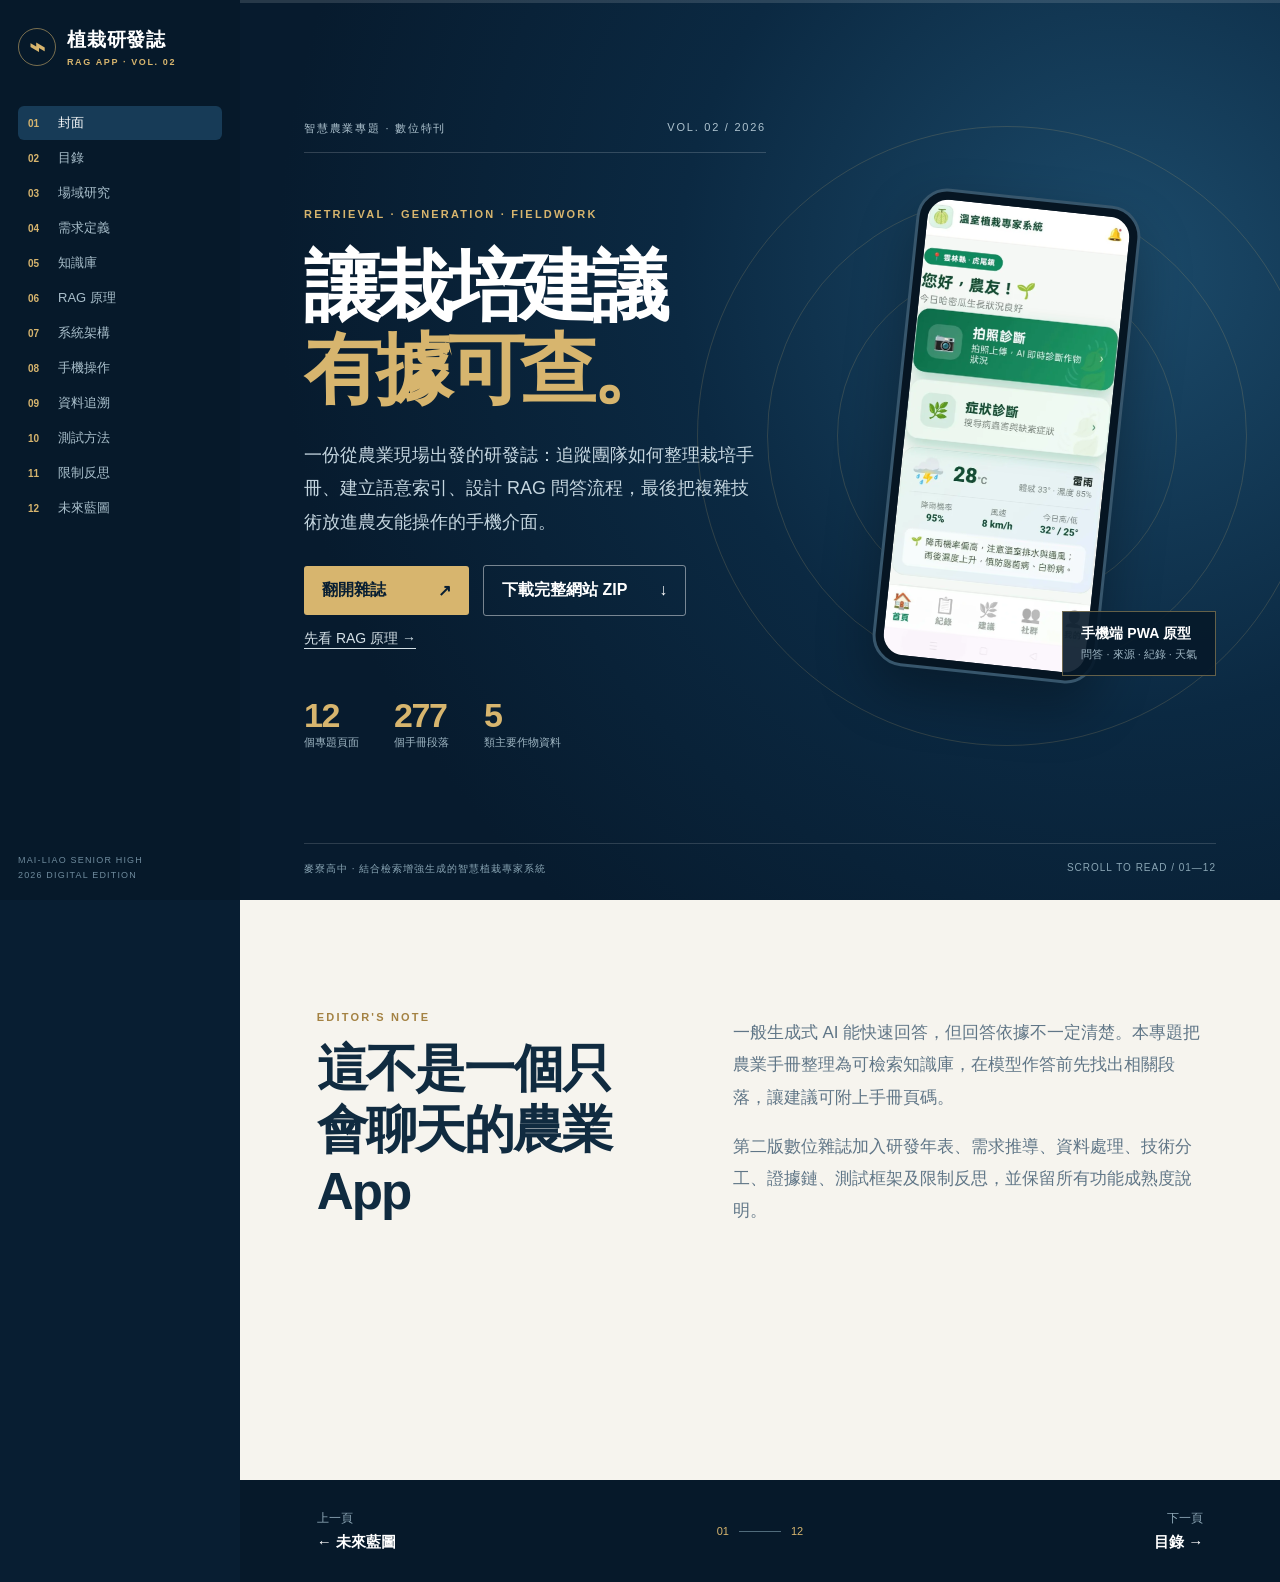
<file: index.html>
<!doctype html>
<html lang="zh-Hant">
<head>
  <meta charset="UTF-8">
  <meta name="viewport" content="width=device-width, initial-scale=1">
  <meta name="theme-color" content="#081e32">
  <meta name="description" content="研究總覽。智慧植栽 RAG 研發誌第二版。">
  <title>封面｜智慧植栽 RAG 研發誌 Vol.2</title>
  <link rel="icon" type="image/svg+xml" href="data:image/svg+xml,%3Csvg xmlns='http://www.w3.org/2000/svg' viewBox='0 0 64 64'%3E%3Crect width='64' height='64' rx='14' fill='%23081e32'/%3E%3Cpath d='M16 43c20 3 31-8 32-26-19 1-31 10-32 26Zm0 0c7-8 17-15 29-20' fill='none' stroke='%23d9b66f' stroke-width='4' stroke-linecap='round'/%3E%3C/svg%3E">
  <link rel="stylesheet" href="./style.css">
</head>
<body data-page="1">
  <a class="skip" href="#article">跳至文章內容</a>
  <div class="reading-progress" aria-hidden="true"><i></i></div>
  <aside class="rail" aria-label="雜誌頁面導覽">
    <a class="brand" href="./index.html"><span class="leafmark" aria-hidden="true">⌁</span><strong>植栽研發誌<small>RAG APP · VOL. 02</small></strong></a>
    <nav><a href="./index.html" class="active" aria-current="page"><span>01</span>封面</a><a href="./contents.html"><span>02</span>目錄</a><a href="./fieldwork.html"><span>03</span>場域研究</a><a href="./requirements.html"><span>04</span>需求定義</a><a href="./knowledge.html"><span>05</span>知識庫</a><a href="./rag.html"><span>06</span>RAG 原理</a><a href="./architecture.html"><span>07</span>系統架構</a><a href="./mobile.html"><span>08</span>手機操作</a><a href="./evidence.html"><span>09</span>資料追溯</a><a href="./evaluation.html"><span>10</span>測試方法</a><a href="./limitations.html"><span>11</span>限制反思</a><a href="./future.html"><span>12</span>未來藍圖</a></nav>
    <div class="rail-meta"><span>MAI-LIAO SENIOR HIGH</span><span>2026 DIGITAL EDITION</span></div>
  </aside>
  <header class="mobile-head"><a href="./index.html">植栽研發誌</a><button class="menu-toggle" type="button" aria-expanded="false" aria-controls="mobile-menu">目錄</button></header>
  <nav id="mobile-menu" class="mobile-menu" aria-label="手機版頁面導覽"><a href="./index.html" class="active" aria-current="page"><span>01</span>封面</a><a href="./contents.html"><span>02</span>目錄</a><a href="./fieldwork.html"><span>03</span>場域研究</a><a href="./requirements.html"><span>04</span>需求定義</a><a href="./knowledge.html"><span>05</span>知識庫</a><a href="./rag.html"><span>06</span>RAG 原理</a><a href="./architecture.html"><span>07</span>系統架構</a><a href="./mobile.html"><span>08</span>手機操作</a><a href="./evidence.html"><span>09</span>資料追溯</a><a href="./evaluation.html"><span>10</span>測試方法</a><a href="./limitations.html"><span>11</span>限制反思</a><a href="./future.html"><span>12</span>未來藍圖</a></nav>
  <main id="article" class="magazine-page">
<article class="cover">
  <div class="cover-grid">
    <div class="cover-copy">
      <div class="issue-line"><span>智慧農業專題 · 數位特刊</span><span>VOL. 02 / 2026</span></div>
      <p class="overline">RETRIEVAL · GENERATION · FIELDWORK</p>
      <h1>讓栽培建議<br><em>有據可查。</em></h1>
      <p class="lead">一份從農業現場出發的研發誌：追蹤團隊如何整理栽培手冊、建立語意索引、設計 RAG 問答流程，最後把複雜技術放進農友能操作的手機介面。</p>
      <div class="cover-actions"><a class="button gold" href="./contents.html">翻開雜誌 <span>↗</span></a><a class="button download" href="https://mai-liao-rag-crop-research-2026.harrisonlin.chatgpt.site/downloads/智慧植栽_RAG研發誌_Vol2_多頁版網站.zip" download>下載完整網站 ZIP <span>↓</span></a><a class="text-link" href="./rag.html">先看 RAG 原理 →</a></div>
      <div class="cover-facts"><div><b>12</b><span>個專題頁面</span></div><div><b>277</b><span>個手冊段落</span></div><div><b>5</b><span>類主要作物資料</span></div></div>
    </div>
    <div class="cover-art">
      <div class="orbit o1"></div><div class="orbit o2"></div><div class="orbit o3"></div>
      <div class="phone cover-phone"><img src="./assets/phone-home.webp" alt="智慧植栽專家系統手機首頁"></div>
      <div class="cover-caption"><b>手機端 PWA 原型</b><span>問答 · 來源 · 紀錄 · 天氣</span></div>
    </div>
  </div>
  <div class="cover-bottom"><span>麥寮高中 · 結合檢索增強生成的智慧植栽專家系統</span><span>SCROLL TO READ / 01—12</span></div>
</article>
<section class="abstract spread paper">
  <div><p class="kicker">EDITOR'S NOTE</p><h2>這不是一個只會聊天的農業 App</h2></div>
  <div><p>一般生成式 AI 能快速回答，但回答依據不一定清楚。本專題把農業手冊整理為可檢索知識庫，在模型作答前先找出相關段落，讓建議可附上手冊頁碼。</p><p>第二版數位雜誌加入研發年表、需求推導、資料處理、技術分工、證據鏈、測試框架及限制反思，並保留所有功能成熟度說明。</p></div>
</section>

    <footer class="page-turn">
      <a href="./future.html"><span>上一頁</span><strong>← 未來藍圖</strong></a>
      <div><span>01</span><i></i><span>12</span></div>
      <a href="./contents.html"><span>下一頁</span><strong>目錄 →</strong></a>
    </footer>
  </main>
  <script src="./script.js" defer></script>
</body>
</html>
</file>
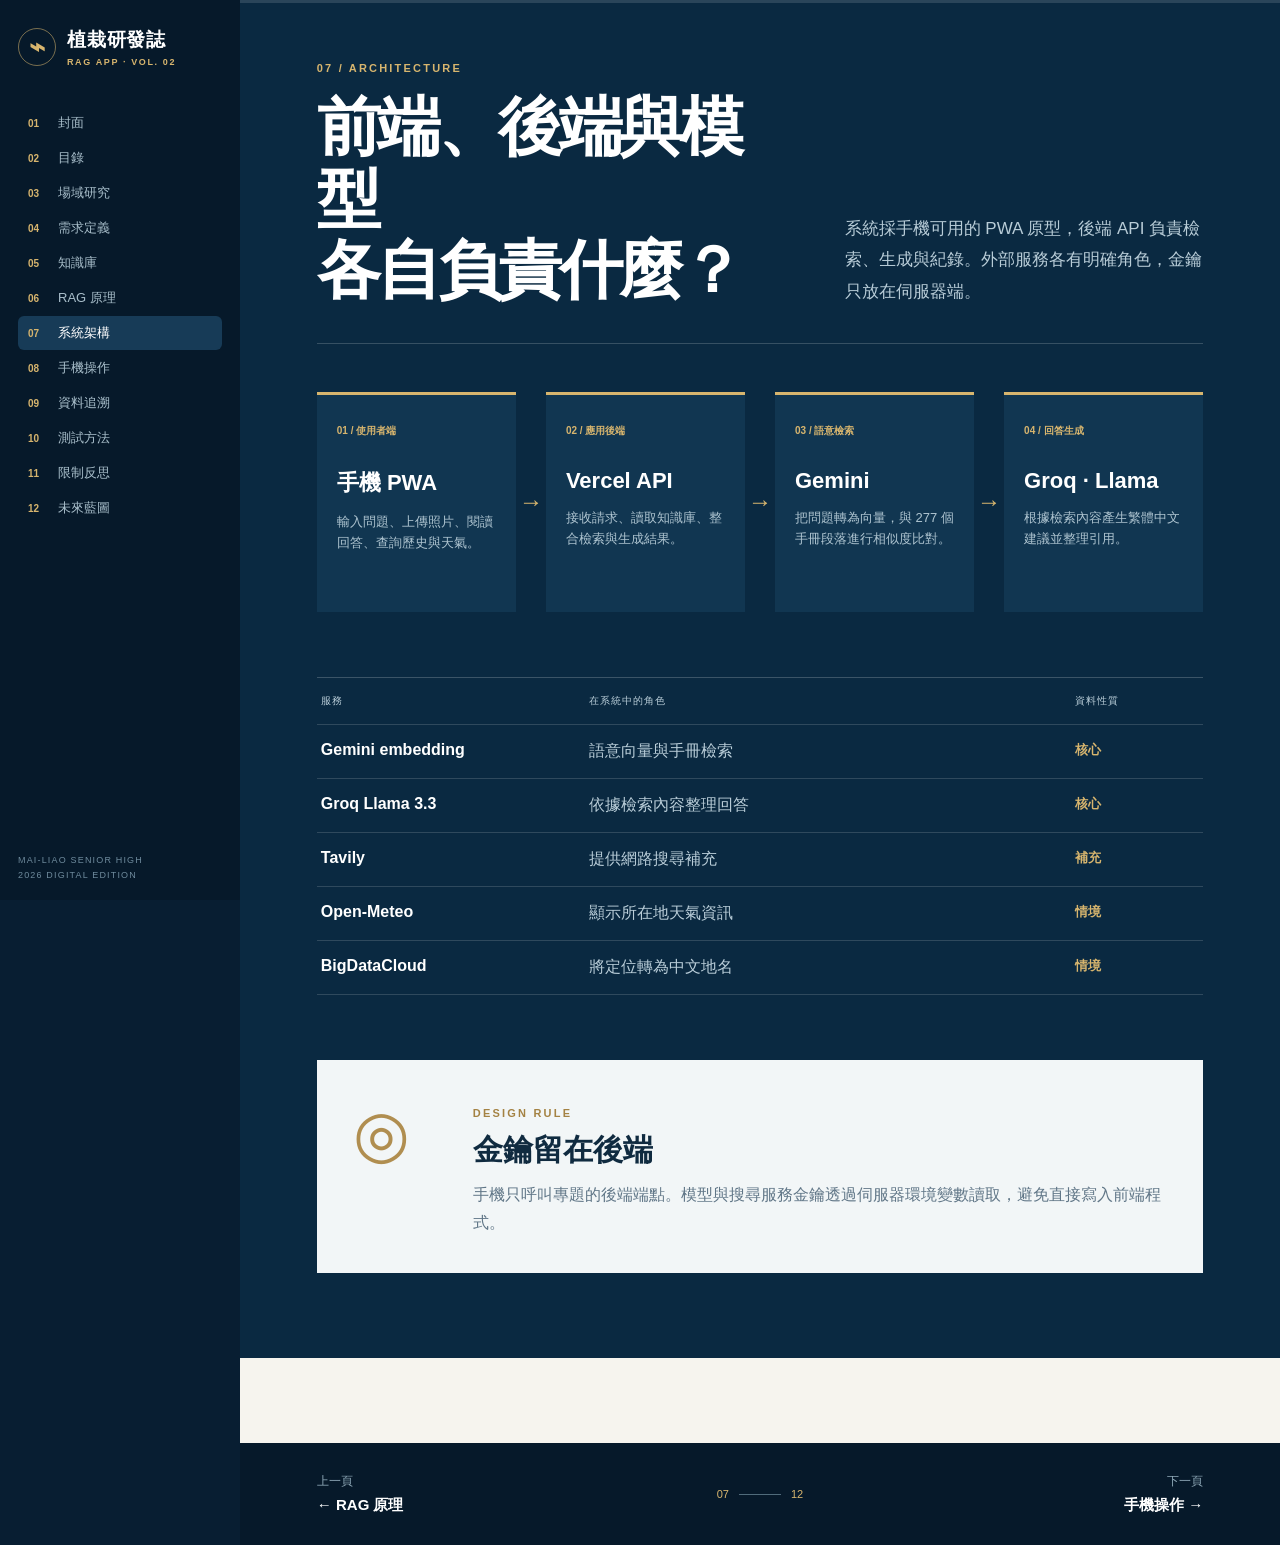
<file: architecture.html>
<!doctype html>
<html lang="zh-Hant">
<head>
  <meta charset="UTF-8">
  <meta name="viewport" content="width=device-width, initial-scale=1">
  <meta name="theme-color" content="#081e32">
  <meta name="description" content="前端、後端與模型分工。智慧植栽 RAG 研發誌第二版。">
  <title>系統架構｜智慧植栽 RAG 研發誌 Vol.2</title>
  <link rel="icon" type="image/svg+xml" href="data:image/svg+xml,%3Csvg xmlns='http://www.w3.org/2000/svg' viewBox='0 0 64 64'%3E%3Crect width='64' height='64' rx='14' fill='%23081e32'/%3E%3Cpath d='M16 43c20 3 31-8 32-26-19 1-31 10-32 26Zm0 0c7-8 17-15 29-20' fill='none' stroke='%23d9b66f' stroke-width='4' stroke-linecap='round'/%3E%3C/svg%3E">
  <link rel="stylesheet" href="./style.css">
</head>
<body data-page="7">
  <a class="skip" href="#article">跳至文章內容</a>
  <div class="reading-progress" aria-hidden="true"><i></i></div>
  <aside class="rail" aria-label="雜誌頁面導覽">
    <a class="brand" href="./index.html"><span class="leafmark" aria-hidden="true">⌁</span><strong>植栽研發誌<small>RAG APP · VOL. 02</small></strong></a>
    <nav><a href="./index.html"><span>01</span>封面</a><a href="./contents.html"><span>02</span>目錄</a><a href="./fieldwork.html"><span>03</span>場域研究</a><a href="./requirements.html"><span>04</span>需求定義</a><a href="./knowledge.html"><span>05</span>知識庫</a><a href="./rag.html"><span>06</span>RAG 原理</a><a href="./architecture.html" class="active" aria-current="page"><span>07</span>系統架構</a><a href="./mobile.html"><span>08</span>手機操作</a><a href="./evidence.html"><span>09</span>資料追溯</a><a href="./evaluation.html"><span>10</span>測試方法</a><a href="./limitations.html"><span>11</span>限制反思</a><a href="./future.html"><span>12</span>未來藍圖</a></nav>
    <div class="rail-meta"><span>MAI-LIAO SENIOR HIGH</span><span>2026 DIGITAL EDITION</span></div>
  </aside>
  <header class="mobile-head"><a href="./index.html">植栽研發誌</a><button class="menu-toggle" type="button" aria-expanded="false" aria-controls="mobile-menu">目錄</button></header>
  <nav id="mobile-menu" class="mobile-menu" aria-label="手機版頁面導覽"><a href="./index.html"><span>01</span>封面</a><a href="./contents.html"><span>02</span>目錄</a><a href="./fieldwork.html"><span>03</span>場域研究</a><a href="./requirements.html"><span>04</span>需求定義</a><a href="./knowledge.html"><span>05</span>知識庫</a><a href="./rag.html"><span>06</span>RAG 原理</a><a href="./architecture.html" class="active" aria-current="page"><span>07</span>系統架構</a><a href="./mobile.html"><span>08</span>手機操作</a><a href="./evidence.html"><span>09</span>資料追溯</a><a href="./evaluation.html"><span>10</span>測試方法</a><a href="./limitations.html"><span>11</span>限制反思</a><a href="./future.html"><span>12</span>未來藍圖</a></nav>
  <main id="article" class="magazine-page">
<article class="standard-page blueprint">
  <header class="article-head"><div><span class="page-label">07 / ARCHITECTURE</span><h1>前端、後端與模型<br>各自負責什麼？</h1></div><p>系統採手機可用的 PWA 原型，後端 API 負責檢索、生成與紀錄。外部服務各有明確角色，金鑰只放在伺服器端。</p></header>
  <section class="architecture"><article><span>01 / 使用者端</span><h2>手機 PWA</h2><p>輸入問題、上傳照片、閱讀回答、查詢歷史與天氣。</p></article><i>→</i><article><span>02 / 應用後端</span><h2>Vercel API</h2><p>接收請求、讀取知識庫、整合檢索與生成結果。</p></article><i>→</i><article><span>03 / 語意檢索</span><h2>Gemini</h2><p>把問題轉為向量，與 277 個手冊段落進行相似度比對。</p></article><i>→</i><article><span>04 / 回答生成</span><h2>Groq · Llama</h2><p>根據檢索內容產生繁體中文建議並整理引用。</p></article></section>
  <section class="service-table"><div class="service-head"><span>服務</span><span>在系統中的角色</span><span>資料性質</span></div><div><b>Gemini embedding</b><span>語意向量與手冊檢索</span><small>核心</small></div><div><b>Groq Llama 3.3</b><span>依據檢索內容整理回答</span><small>核心</small></div><div><b>Tavily</b><span>提供網路搜尋補充</span><small>補充</small></div><div><b>Open-Meteo</b><span>顯示所在地天氣資訊</span><small>情境</small></div><div><b>BigDataCloud</b><span>將定位轉為中文地名</span><small>情境</small></div></section>
  <section class="security-note"><div class="lock" aria-hidden="true">◎</div><div><p class="kicker">DESIGN RULE</p><h2>金鑰留在後端</h2><p>手機只呼叫專題的後端端點。模型與搜尋服務金鑰透過伺服器環境變數讀取，避免直接寫入前端程式。</p></div></section>
</article>

    <footer class="page-turn">
      <a href="./rag.html"><span>上一頁</span><strong>← RAG 原理</strong></a>
      <div><span>07</span><i></i><span>12</span></div>
      <a href="./mobile.html"><span>下一頁</span><strong>手機操作 →</strong></a>
    </footer>
  </main>
  <script src="./script.js" defer></script>
</body>
</html>
</file>
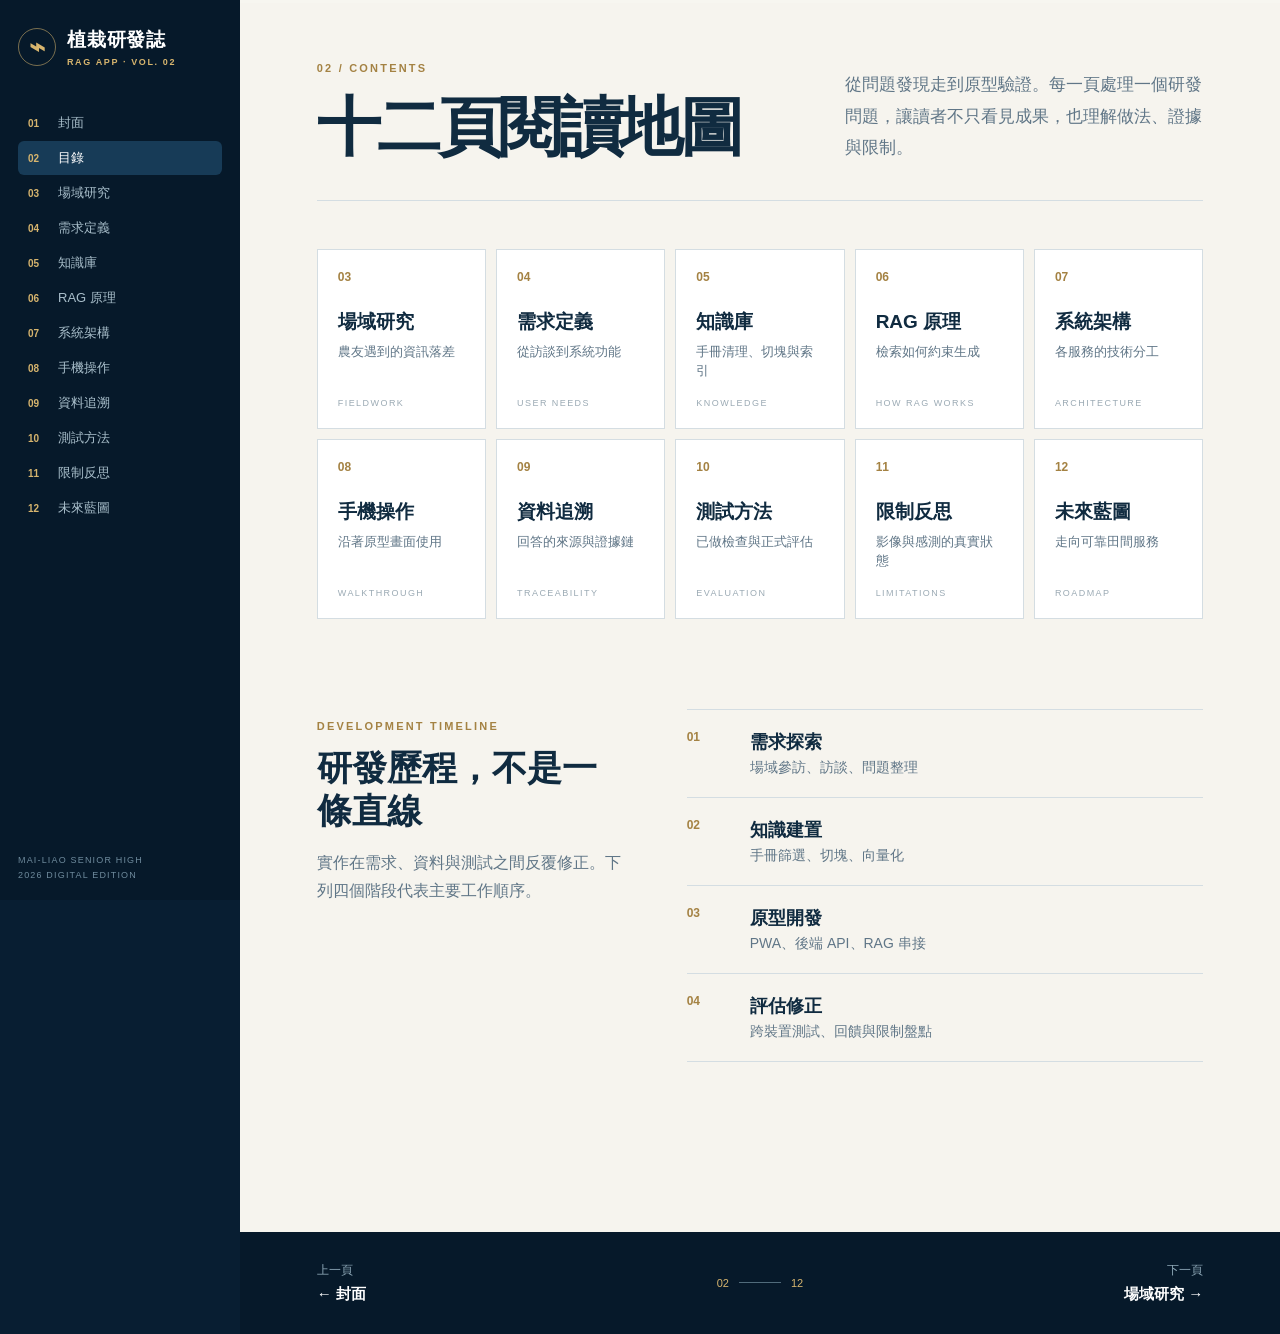
<file: contents.html>
<!doctype html>
<html lang="zh-Hant">
<head>
  <meta charset="UTF-8">
  <meta name="viewport" content="width=device-width, initial-scale=1">
  <meta name="theme-color" content="#081e32">
  <meta name="description" content="十二頁閱讀地圖。智慧植栽 RAG 研發誌第二版。">
  <title>目錄｜智慧植栽 RAG 研發誌 Vol.2</title>
  <link rel="icon" type="image/svg+xml" href="data:image/svg+xml,%3Csvg xmlns='http://www.w3.org/2000/svg' viewBox='0 0 64 64'%3E%3Crect width='64' height='64' rx='14' fill='%23081e32'/%3E%3Cpath d='M16 43c20 3 31-8 32-26-19 1-31 10-32 26Zm0 0c7-8 17-15 29-20' fill='none' stroke='%23d9b66f' stroke-width='4' stroke-linecap='round'/%3E%3C/svg%3E">
  <link rel="stylesheet" href="./style.css">
</head>
<body data-page="2">
  <a class="skip" href="#article">跳至文章內容</a>
  <div class="reading-progress" aria-hidden="true"><i></i></div>
  <aside class="rail" aria-label="雜誌頁面導覽">
    <a class="brand" href="./index.html"><span class="leafmark" aria-hidden="true">⌁</span><strong>植栽研發誌<small>RAG APP · VOL. 02</small></strong></a>
    <nav><a href="./index.html"><span>01</span>封面</a><a href="./contents.html" class="active" aria-current="page"><span>02</span>目錄</a><a href="./fieldwork.html"><span>03</span>場域研究</a><a href="./requirements.html"><span>04</span>需求定義</a><a href="./knowledge.html"><span>05</span>知識庫</a><a href="./rag.html"><span>06</span>RAG 原理</a><a href="./architecture.html"><span>07</span>系統架構</a><a href="./mobile.html"><span>08</span>手機操作</a><a href="./evidence.html"><span>09</span>資料追溯</a><a href="./evaluation.html"><span>10</span>測試方法</a><a href="./limitations.html"><span>11</span>限制反思</a><a href="./future.html"><span>12</span>未來藍圖</a></nav>
    <div class="rail-meta"><span>MAI-LIAO SENIOR HIGH</span><span>2026 DIGITAL EDITION</span></div>
  </aside>
  <header class="mobile-head"><a href="./index.html">植栽研發誌</a><button class="menu-toggle" type="button" aria-expanded="false" aria-controls="mobile-menu">目錄</button></header>
  <nav id="mobile-menu" class="mobile-menu" aria-label="手機版頁面導覽"><a href="./index.html"><span>01</span>封面</a><a href="./contents.html" class="active" aria-current="page"><span>02</span>目錄</a><a href="./fieldwork.html"><span>03</span>場域研究</a><a href="./requirements.html"><span>04</span>需求定義</a><a href="./knowledge.html"><span>05</span>知識庫</a><a href="./rag.html"><span>06</span>RAG 原理</a><a href="./architecture.html"><span>07</span>系統架構</a><a href="./mobile.html"><span>08</span>手機操作</a><a href="./evidence.html"><span>09</span>資料追溯</a><a href="./evaluation.html"><span>10</span>測試方法</a><a href="./limitations.html"><span>11</span>限制反思</a><a href="./future.html"><span>12</span>未來藍圖</a></nav>
  <main id="article" class="magazine-page">
<article class="standard-page paper">
  <header class="article-head"><div><span class="page-label">02 / CONTENTS</span><h1>十二頁閱讀地圖</h1></div><p>從問題發現走到原型驗證。每一頁處理一個研發問題，讓讀者不只看見成果，也理解做法、證據與限制。</p></header>
  <section class="toc-grid">
    <a href="./fieldwork.html"><span>03</span><strong>場域研究</strong><p>農友遇到的資訊落差</p><i>FIELDWORK</i></a>
    <a href="./requirements.html"><span>04</span><strong>需求定義</strong><p>從訪談到系統功能</p><i>USER NEEDS</i></a>
    <a href="./knowledge.html"><span>05</span><strong>知識庫</strong><p>手冊清理、切塊與索引</p><i>KNOWLEDGE</i></a>
    <a href="./rag.html"><span>06</span><strong>RAG 原理</strong><p>檢索如何約束生成</p><i>HOW RAG WORKS</i></a>
    <a href="./architecture.html"><span>07</span><strong>系統架構</strong><p>各服務的技術分工</p><i>ARCHITECTURE</i></a>
    <a href="./mobile.html"><span>08</span><strong>手機操作</strong><p>沿著原型畫面使用</p><i>WALKTHROUGH</i></a>
    <a href="./evidence.html"><span>09</span><strong>資料追溯</strong><p>回答的來源與證據鏈</p><i>TRACEABILITY</i></a>
    <a href="./evaluation.html"><span>10</span><strong>測試方法</strong><p>已做檢查與正式評估</p><i>EVALUATION</i></a>
    <a href="./limitations.html"><span>11</span><strong>限制反思</strong><p>影像與感測的真實狀態</p><i>LIMITATIONS</i></a>
    <a href="./future.html"><span>12</span><strong>未來藍圖</strong><p>走向可靠田間服務</p><i>ROADMAP</i></a>
  </section>
  <section class="timeline"><div class="timeline-intro"><p class="kicker">DEVELOPMENT TIMELINE</p><h2>研發歷程，不是一條直線</h2><p>實作在需求、資料與測試之間反覆修正。下列四個階段代表主要工作順序。</p></div><ol><li><b>01</b><div><strong>需求探索</strong><span>場域參訪、訪談、問題整理</span></div></li><li><b>02</b><div><strong>知識建置</strong><span>手冊篩選、切塊、向量化</span></div></li><li><b>03</b><div><strong>原型開發</strong><span>PWA、後端 API、RAG 串接</span></div></li><li><b>04</b><div><strong>評估修正</strong><span>跨裝置測試、回饋與限制盤點</span></div></li></ol></section>
</article>

    <footer class="page-turn">
      <a href="./index.html"><span>上一頁</span><strong>← 封面</strong></a>
      <div><span>02</span><i></i><span>12</span></div>
      <a href="./fieldwork.html"><span>下一頁</span><strong>場域研究 →</strong></a>
    </footer>
  </main>
  <script src="./script.js" defer></script>
</body>
</html>
</file>
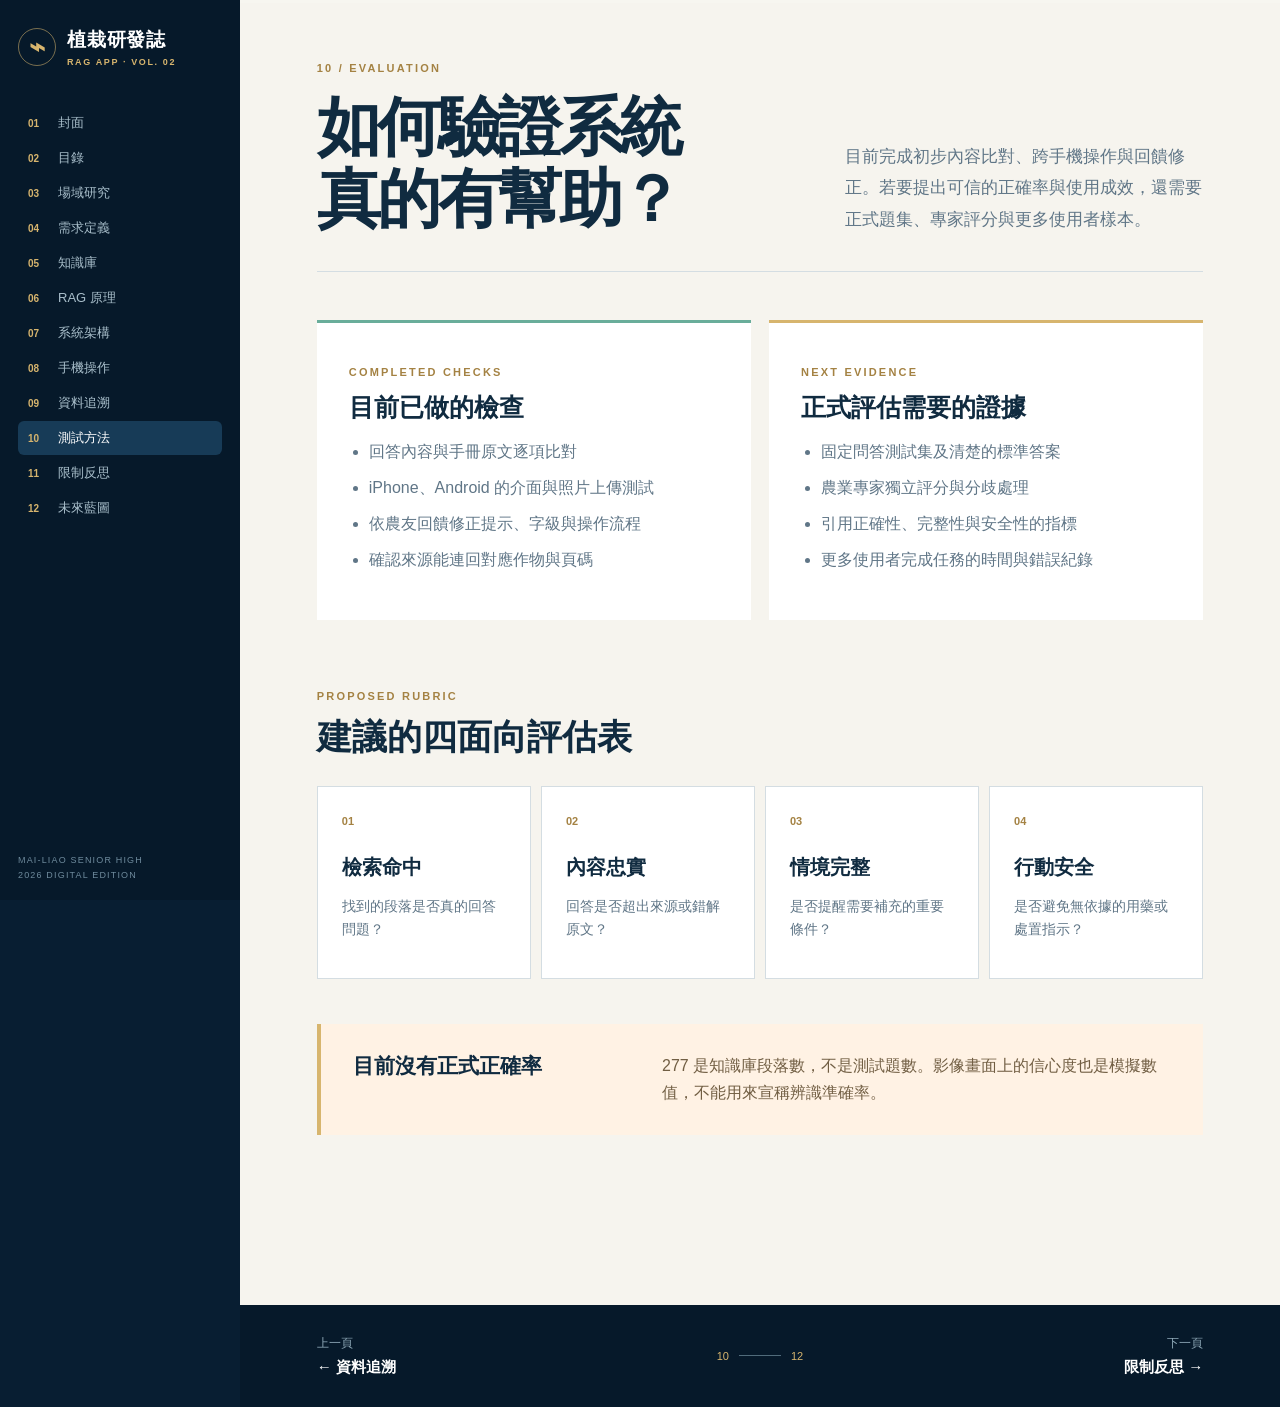
<file: evaluation.html>
<!doctype html>
<html lang="zh-Hant">
<head>
  <meta charset="UTF-8">
  <meta name="viewport" content="width=device-width, initial-scale=1">
  <meta name="theme-color" content="#081e32">
  <meta name="description" content="如何驗證系統是否可靠。智慧植栽 RAG 研發誌第二版。">
  <title>測試方法｜智慧植栽 RAG 研發誌 Vol.2</title>
  <link rel="icon" type="image/svg+xml" href="data:image/svg+xml,%3Csvg xmlns='http://www.w3.org/2000/svg' viewBox='0 0 64 64'%3E%3Crect width='64' height='64' rx='14' fill='%23081e32'/%3E%3Cpath d='M16 43c20 3 31-8 32-26-19 1-31 10-32 26Zm0 0c7-8 17-15 29-20' fill='none' stroke='%23d9b66f' stroke-width='4' stroke-linecap='round'/%3E%3C/svg%3E">
  <link rel="stylesheet" href="./style.css">
</head>
<body data-page="10">
  <a class="skip" href="#article">跳至文章內容</a>
  <div class="reading-progress" aria-hidden="true"><i></i></div>
  <aside class="rail" aria-label="雜誌頁面導覽">
    <a class="brand" href="./index.html"><span class="leafmark" aria-hidden="true">⌁</span><strong>植栽研發誌<small>RAG APP · VOL. 02</small></strong></a>
    <nav><a href="./index.html"><span>01</span>封面</a><a href="./contents.html"><span>02</span>目錄</a><a href="./fieldwork.html"><span>03</span>場域研究</a><a href="./requirements.html"><span>04</span>需求定義</a><a href="./knowledge.html"><span>05</span>知識庫</a><a href="./rag.html"><span>06</span>RAG 原理</a><a href="./architecture.html"><span>07</span>系統架構</a><a href="./mobile.html"><span>08</span>手機操作</a><a href="./evidence.html"><span>09</span>資料追溯</a><a href="./evaluation.html" class="active" aria-current="page"><span>10</span>測試方法</a><a href="./limitations.html"><span>11</span>限制反思</a><a href="./future.html"><span>12</span>未來藍圖</a></nav>
    <div class="rail-meta"><span>MAI-LIAO SENIOR HIGH</span><span>2026 DIGITAL EDITION</span></div>
  </aside>
  <header class="mobile-head"><a href="./index.html">植栽研發誌</a><button class="menu-toggle" type="button" aria-expanded="false" aria-controls="mobile-menu">目錄</button></header>
  <nav id="mobile-menu" class="mobile-menu" aria-label="手機版頁面導覽"><a href="./index.html"><span>01</span>封面</a><a href="./contents.html"><span>02</span>目錄</a><a href="./fieldwork.html"><span>03</span>場域研究</a><a href="./requirements.html"><span>04</span>需求定義</a><a href="./knowledge.html"><span>05</span>知識庫</a><a href="./rag.html"><span>06</span>RAG 原理</a><a href="./architecture.html"><span>07</span>系統架構</a><a href="./mobile.html"><span>08</span>手機操作</a><a href="./evidence.html"><span>09</span>資料追溯</a><a href="./evaluation.html" class="active" aria-current="page"><span>10</span>測試方法</a><a href="./limitations.html"><span>11</span>限制反思</a><a href="./future.html"><span>12</span>未來藍圖</a></nav>
  <main id="article" class="magazine-page">
<article class="standard-page paper evaluation-page">
  <header class="article-head"><div><span class="page-label">10 / EVALUATION</span><h1>如何驗證系統<br>真的有幫助？</h1></div><p>目前完成初步內容比對、跨手機操作與回饋修正。若要提出可信的正確率與使用成效，還需要正式題集、專家評分與更多使用者樣本。</p></header>
  <section class="evaluation-status"><div><p class="kicker">COMPLETED CHECKS</p><h2>目前已做的檢查</h2><ul><li>回答內容與手冊原文逐項比對</li><li>iPhone、Android 的介面與照片上傳測試</li><li>依農友回饋修正提示、字級與操作流程</li><li>確認來源能連回對應作物與頁碼</li></ul></div><div><p class="kicker">NEXT EVIDENCE</p><h2>正式評估需要的證據</h2><ul><li>固定問答測試集及清楚的標準答案</li><li>農業專家獨立評分與分歧處理</li><li>引用正確性、完整性與安全性的指標</li><li>更多使用者完成任務的時間與錯誤紀錄</li></ul></div></section>
  <section class="rubric"><div class="section-title"><p class="kicker">PROPOSED RUBRIC</p><h2>建議的四面向評估表</h2></div><div class="rubric-grid"><article><span>01</span><h3>檢索命中</h3><p>找到的段落是否真的回答問題？</p></article><article><span>02</span><h3>內容忠實</h3><p>回答是否超出來源或錯解原文？</p></article><article><span>03</span><h3>情境完整</h3><p>是否提醒需要補充的重要條件？</p></article><article><span>04</span><h3>行動安全</h3><p>是否避免無依據的用藥或處置指示？</p></article></div></section>
  <section class="no-number"><strong>目前沒有正式正確率</strong><p>277 是知識庫段落數，不是測試題數。影像畫面上的信心度也是模擬數值，不能用來宣稱辨識準確率。</p></section>
</article>

    <footer class="page-turn">
      <a href="./evidence.html"><span>上一頁</span><strong>← 資料追溯</strong></a>
      <div><span>10</span><i></i><span>12</span></div>
      <a href="./limitations.html"><span>下一頁</span><strong>限制反思 →</strong></a>
    </footer>
  </main>
  <script src="./script.js" defer></script>
</body>
</html>
</file>
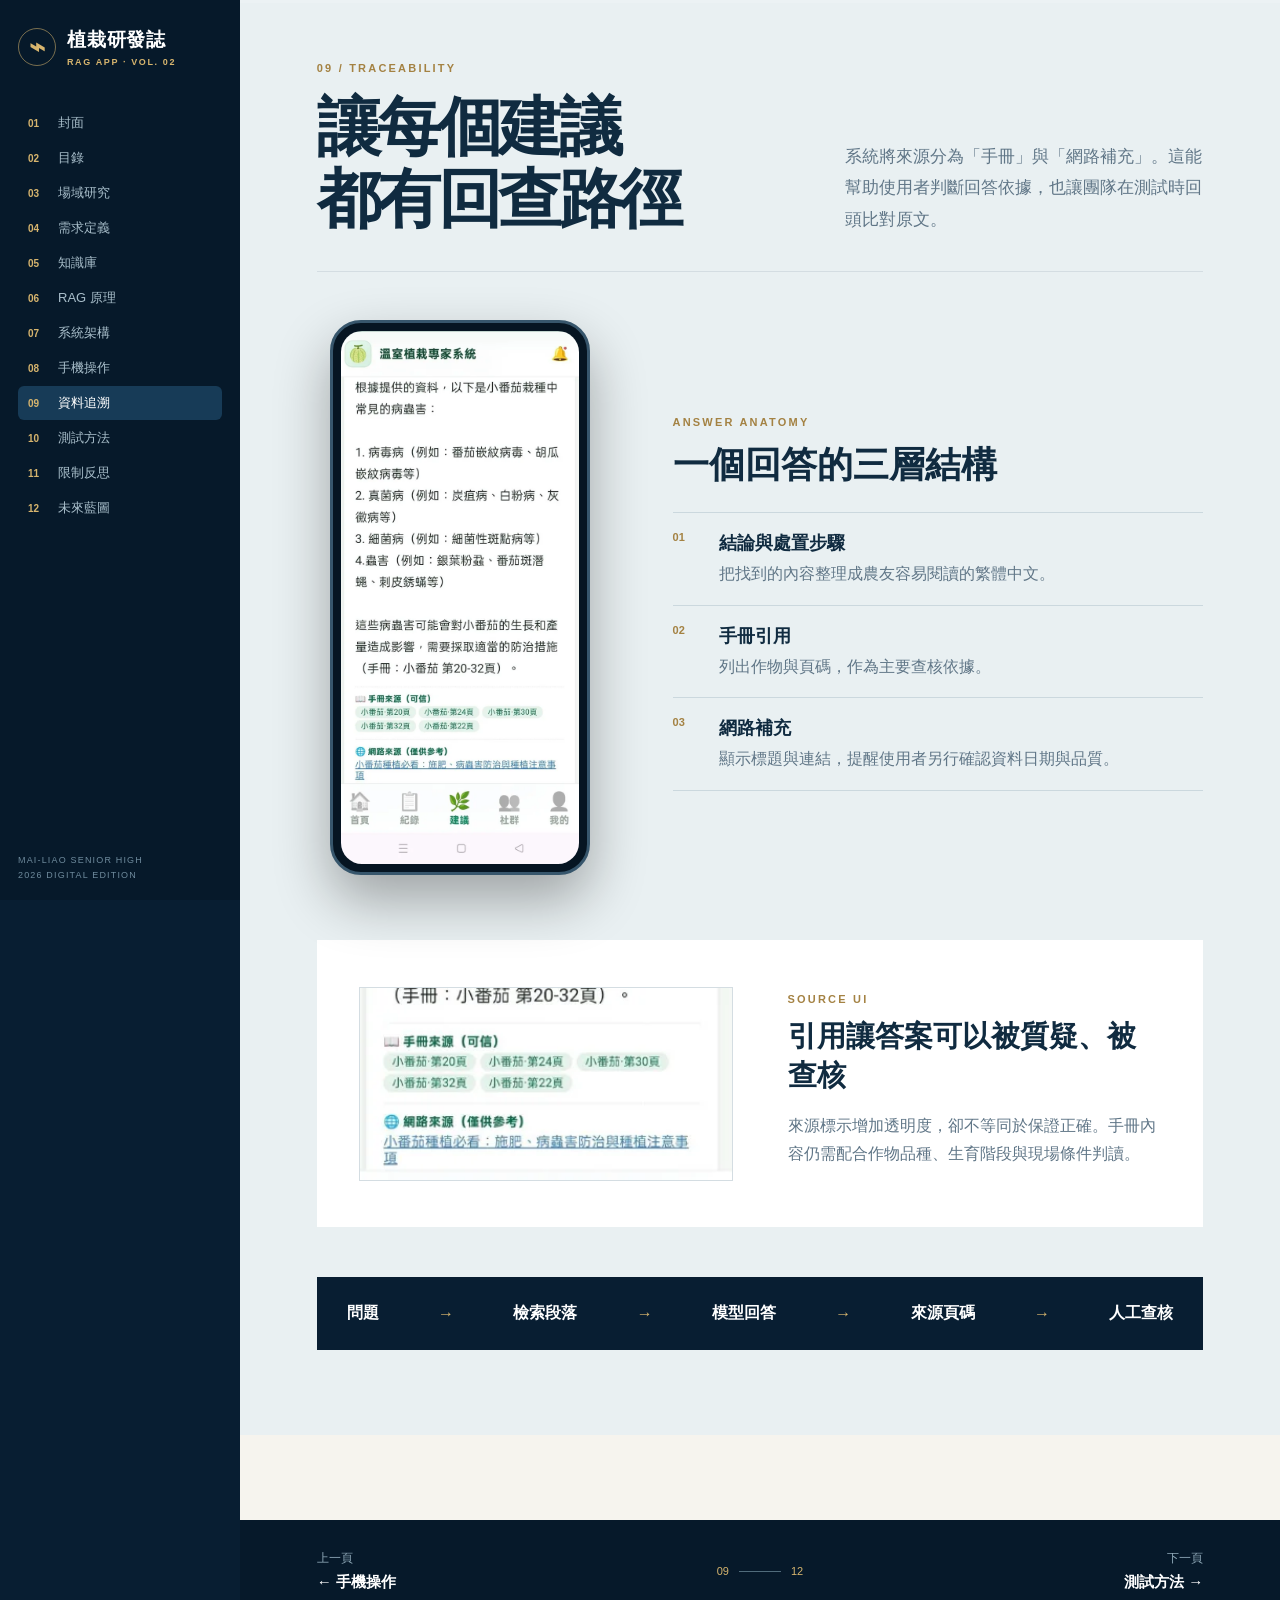
<file: evidence.html>
<!doctype html>
<html lang="zh-Hant">
<head>
  <meta charset="UTF-8">
  <meta name="viewport" content="width=device-width, initial-scale=1">
  <meta name="theme-color" content="#081e32">
  <meta name="description" content="讓每個建議都能回查。智慧植栽 RAG 研發誌第二版。">
  <title>資料追溯｜智慧植栽 RAG 研發誌 Vol.2</title>
  <link rel="icon" type="image/svg+xml" href="data:image/svg+xml,%3Csvg xmlns='http://www.w3.org/2000/svg' viewBox='0 0 64 64'%3E%3Crect width='64' height='64' rx='14' fill='%23081e32'/%3E%3Cpath d='M16 43c20 3 31-8 32-26-19 1-31 10-32 26Zm0 0c7-8 17-15 29-20' fill='none' stroke='%23d9b66f' stroke-width='4' stroke-linecap='round'/%3E%3C/svg%3E">
  <link rel="stylesheet" href="./style.css">
</head>
<body data-page="9">
  <a class="skip" href="#article">跳至文章內容</a>
  <div class="reading-progress" aria-hidden="true"><i></i></div>
  <aside class="rail" aria-label="雜誌頁面導覽">
    <a class="brand" href="./index.html"><span class="leafmark" aria-hidden="true">⌁</span><strong>植栽研發誌<small>RAG APP · VOL. 02</small></strong></a>
    <nav><a href="./index.html"><span>01</span>封面</a><a href="./contents.html"><span>02</span>目錄</a><a href="./fieldwork.html"><span>03</span>場域研究</a><a href="./requirements.html"><span>04</span>需求定義</a><a href="./knowledge.html"><span>05</span>知識庫</a><a href="./rag.html"><span>06</span>RAG 原理</a><a href="./architecture.html"><span>07</span>系統架構</a><a href="./mobile.html"><span>08</span>手機操作</a><a href="./evidence.html" class="active" aria-current="page"><span>09</span>資料追溯</a><a href="./evaluation.html"><span>10</span>測試方法</a><a href="./limitations.html"><span>11</span>限制反思</a><a href="./future.html"><span>12</span>未來藍圖</a></nav>
    <div class="rail-meta"><span>MAI-LIAO SENIOR HIGH</span><span>2026 DIGITAL EDITION</span></div>
  </aside>
  <header class="mobile-head"><a href="./index.html">植栽研發誌</a><button class="menu-toggle" type="button" aria-expanded="false" aria-controls="mobile-menu">目錄</button></header>
  <nav id="mobile-menu" class="mobile-menu" aria-label="手機版頁面導覽"><a href="./index.html"><span>01</span>封面</a><a href="./contents.html"><span>02</span>目錄</a><a href="./fieldwork.html"><span>03</span>場域研究</a><a href="./requirements.html"><span>04</span>需求定義</a><a href="./knowledge.html"><span>05</span>知識庫</a><a href="./rag.html"><span>06</span>RAG 原理</a><a href="./architecture.html"><span>07</span>系統架構</a><a href="./mobile.html"><span>08</span>手機操作</a><a href="./evidence.html" class="active" aria-current="page"><span>09</span>資料追溯</a><a href="./evaluation.html"><span>10</span>測試方法</a><a href="./limitations.html"><span>11</span>限制反思</a><a href="./future.html"><span>12</span>未來藍圖</a></nav>
  <main id="article" class="magazine-page">
<article class="standard-page evidence-page">
  <header class="article-head"><div><span class="page-label">09 / TRACEABILITY</span><h1>讓每個建議<br>都有回查路徑</h1></div><p>系統將來源分為「手冊」與「網路補充」。這能幫助使用者判斷回答依據，也讓團隊在測試時回頭比對原文。</p></header>
  <section class="evidence-spread"><div class="phone evidence-phone"><img src="./assets/phone-answer.webp" alt="系統回答與來源顯示畫面"></div><div><p class="kicker">ANSWER ANATOMY</p><h2>一個回答的三層結構</h2><ol><li><b>01</b><div><strong>結論與處置步驟</strong><p>把找到的內容整理成農友容易閱讀的繁體中文。</p></div></li><li><b>02</b><div><strong>手冊引用</strong><p>列出作物與頁碼，作為主要查核依據。</p></div></li><li><b>03</b><div><strong>網路補充</strong><p>顯示標題與連結，提醒使用者另行確認資料日期與品質。</p></div></li></ol></div></section>
  <section class="citation-zoom"><img src="./assets/source-citations.webp" alt="畫面中手冊來源與網路來源的局部截圖"><div><p class="kicker">SOURCE UI</p><h2>引用讓答案可以被質疑、被查核</h2><p>來源標示增加透明度，卻不等同於保證正確。手冊內容仍需配合作物品種、生育階段與現場條件判讀。</p></div></section>
  <section class="evidence-chain"><span>問題</span><i>→</i><span>檢索段落</span><i>→</i><span>模型回答</span><i>→</i><span>來源頁碼</span><i>→</i><span>人工查核</span></section>
</article>

    <footer class="page-turn">
      <a href="./mobile.html"><span>上一頁</span><strong>← 手機操作</strong></a>
      <div><span>09</span><i></i><span>12</span></div>
      <a href="./evaluation.html"><span>下一頁</span><strong>測試方法 →</strong></a>
    </footer>
  </main>
  <script src="./script.js" defer></script>
</body>
</html>
</file>
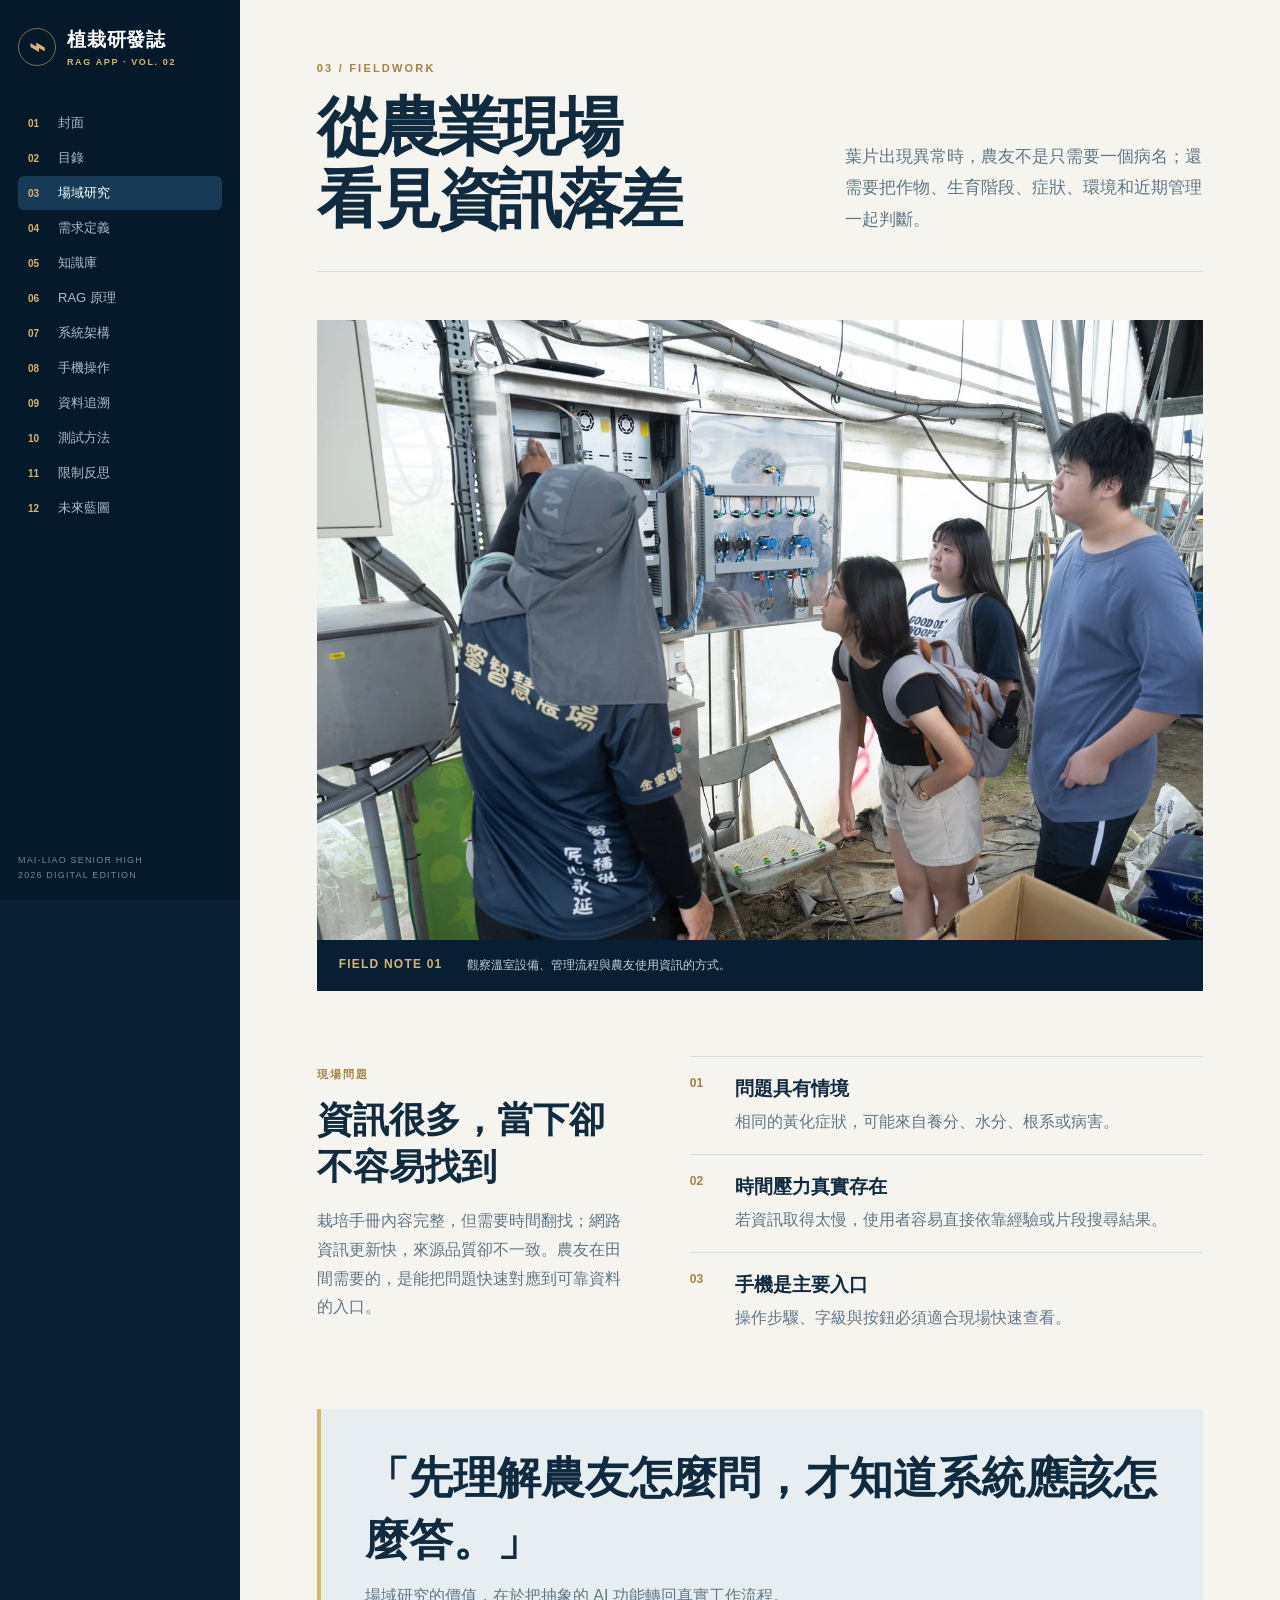
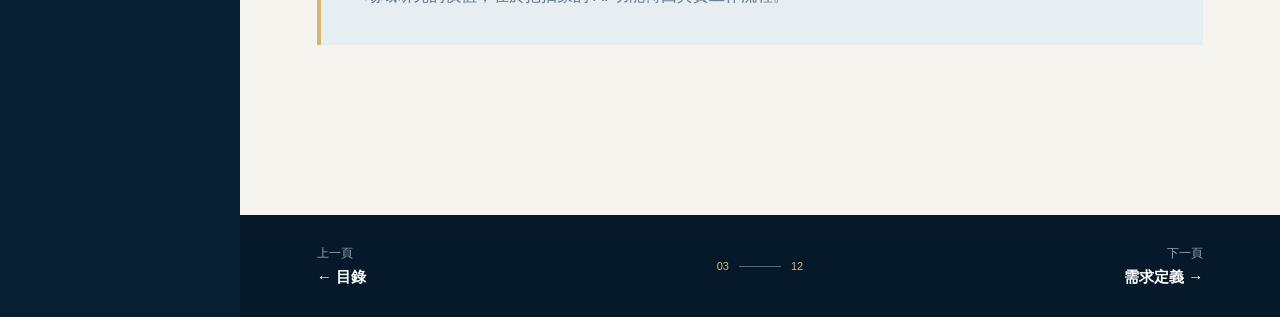
<file: fieldwork.html>
<!doctype html>
<html lang="zh-Hant">
<head>
  <meta charset="UTF-8">
  <meta name="viewport" content="width=device-width, initial-scale=1">
  <meta name="theme-color" content="#081e32">
  <meta name="description" content="從農業現場發現問題。智慧植栽 RAG 研發誌第二版。">
  <title>場域研究｜智慧植栽 RAG 研發誌 Vol.2</title>
  <link rel="icon" type="image/svg+xml" href="data:image/svg+xml,%3Csvg xmlns='http://www.w3.org/2000/svg' viewBox='0 0 64 64'%3E%3Crect width='64' height='64' rx='14' fill='%23081e32'/%3E%3Cpath d='M16 43c20 3 31-8 32-26-19 1-31 10-32 26Zm0 0c7-8 17-15 29-20' fill='none' stroke='%23d9b66f' stroke-width='4' stroke-linecap='round'/%3E%3C/svg%3E">
  <link rel="stylesheet" href="./style.css">
</head>
<body data-page="3">
  <a class="skip" href="#article">跳至文章內容</a>
  <div class="reading-progress" aria-hidden="true"><i></i></div>
  <aside class="rail" aria-label="雜誌頁面導覽">
    <a class="brand" href="./index.html"><span class="leafmark" aria-hidden="true">⌁</span><strong>植栽研發誌<small>RAG APP · VOL. 02</small></strong></a>
    <nav><a href="./index.html"><span>01</span>封面</a><a href="./contents.html"><span>02</span>目錄</a><a href="./fieldwork.html" class="active" aria-current="page"><span>03</span>場域研究</a><a href="./requirements.html"><span>04</span>需求定義</a><a href="./knowledge.html"><span>05</span>知識庫</a><a href="./rag.html"><span>06</span>RAG 原理</a><a href="./architecture.html"><span>07</span>系統架構</a><a href="./mobile.html"><span>08</span>手機操作</a><a href="./evidence.html"><span>09</span>資料追溯</a><a href="./evaluation.html"><span>10</span>測試方法</a><a href="./limitations.html"><span>11</span>限制反思</a><a href="./future.html"><span>12</span>未來藍圖</a></nav>
    <div class="rail-meta"><span>MAI-LIAO SENIOR HIGH</span><span>2026 DIGITAL EDITION</span></div>
  </aside>
  <header class="mobile-head"><a href="./index.html">植栽研發誌</a><button class="menu-toggle" type="button" aria-expanded="false" aria-controls="mobile-menu">目錄</button></header>
  <nav id="mobile-menu" class="mobile-menu" aria-label="手機版頁面導覽"><a href="./index.html"><span>01</span>封面</a><a href="./contents.html"><span>02</span>目錄</a><a href="./fieldwork.html" class="active" aria-current="page"><span>03</span>場域研究</a><a href="./requirements.html"><span>04</span>需求定義</a><a href="./knowledge.html"><span>05</span>知識庫</a><a href="./rag.html"><span>06</span>RAG 原理</a><a href="./architecture.html"><span>07</span>系統架構</a><a href="./mobile.html"><span>08</span>手機操作</a><a href="./evidence.html"><span>09</span>資料追溯</a><a href="./evaluation.html"><span>10</span>測試方法</a><a href="./limitations.html"><span>11</span>限制反思</a><a href="./future.html"><span>12</span>未來藍圖</a></nav>
  <main id="article" class="magazine-page">
<article class="standard-page paper">
  <header class="article-head"><div><span class="page-label">03 / FIELDWORK</span><h1>從農業現場<br>看見資訊落差</h1></div><p>葉片出現異常時，農友不是只需要一個病名；還需要把作物、生育階段、症狀、環境和近期管理一起判斷。</p></header>
  <figure class="hero-photo"><img src="./assets/farm-visit.webp" alt="團隊走訪溫室設備與栽培現場"><figcaption><span>FIELD NOTE 01</span>觀察溫室設備、管理流程與農友使用資訊的方式。</figcaption></figure>
  <section class="field-columns"><div><p class="kicker">現場問題</p><h2>資訊很多，當下卻不容易找到</h2><p>栽培手冊內容完整，但需要時間翻找；網路資訊更新快，來源品質卻不一致。農友在田間需要的，是能把問題快速對應到可靠資料的入口。</p></div><div class="observation-list"><article><span>01</span><h3>問題具有情境</h3><p>相同的黃化症狀，可能來自養分、水分、根系或病害。</p></article><article><span>02</span><h3>時間壓力真實存在</h3><p>若資訊取得太慢，使用者容易直接依靠經驗或片段搜尋結果。</p></article><article><span>03</span><h3>手機是主要入口</h3><p>操作步驟、字級與按鈕必須適合現場快速查看。</p></article></div></section>
  <div class="quote-panel"><blockquote>「先理解農友怎麼問，才知道系統應該怎麼答。」</blockquote><p>場域研究的價值，在於把抽象的 AI 功能轉回真實工作流程。</p></div>
</article>

    <footer class="page-turn">
      <a href="./contents.html"><span>上一頁</span><strong>← 目錄</strong></a>
      <div><span>03</span><i></i><span>12</span></div>
      <a href="./requirements.html"><span>下一頁</span><strong>需求定義 →</strong></a>
    </footer>
  </main>
  <script src="./script.js" defer></script>
</body>
</html>
</file>
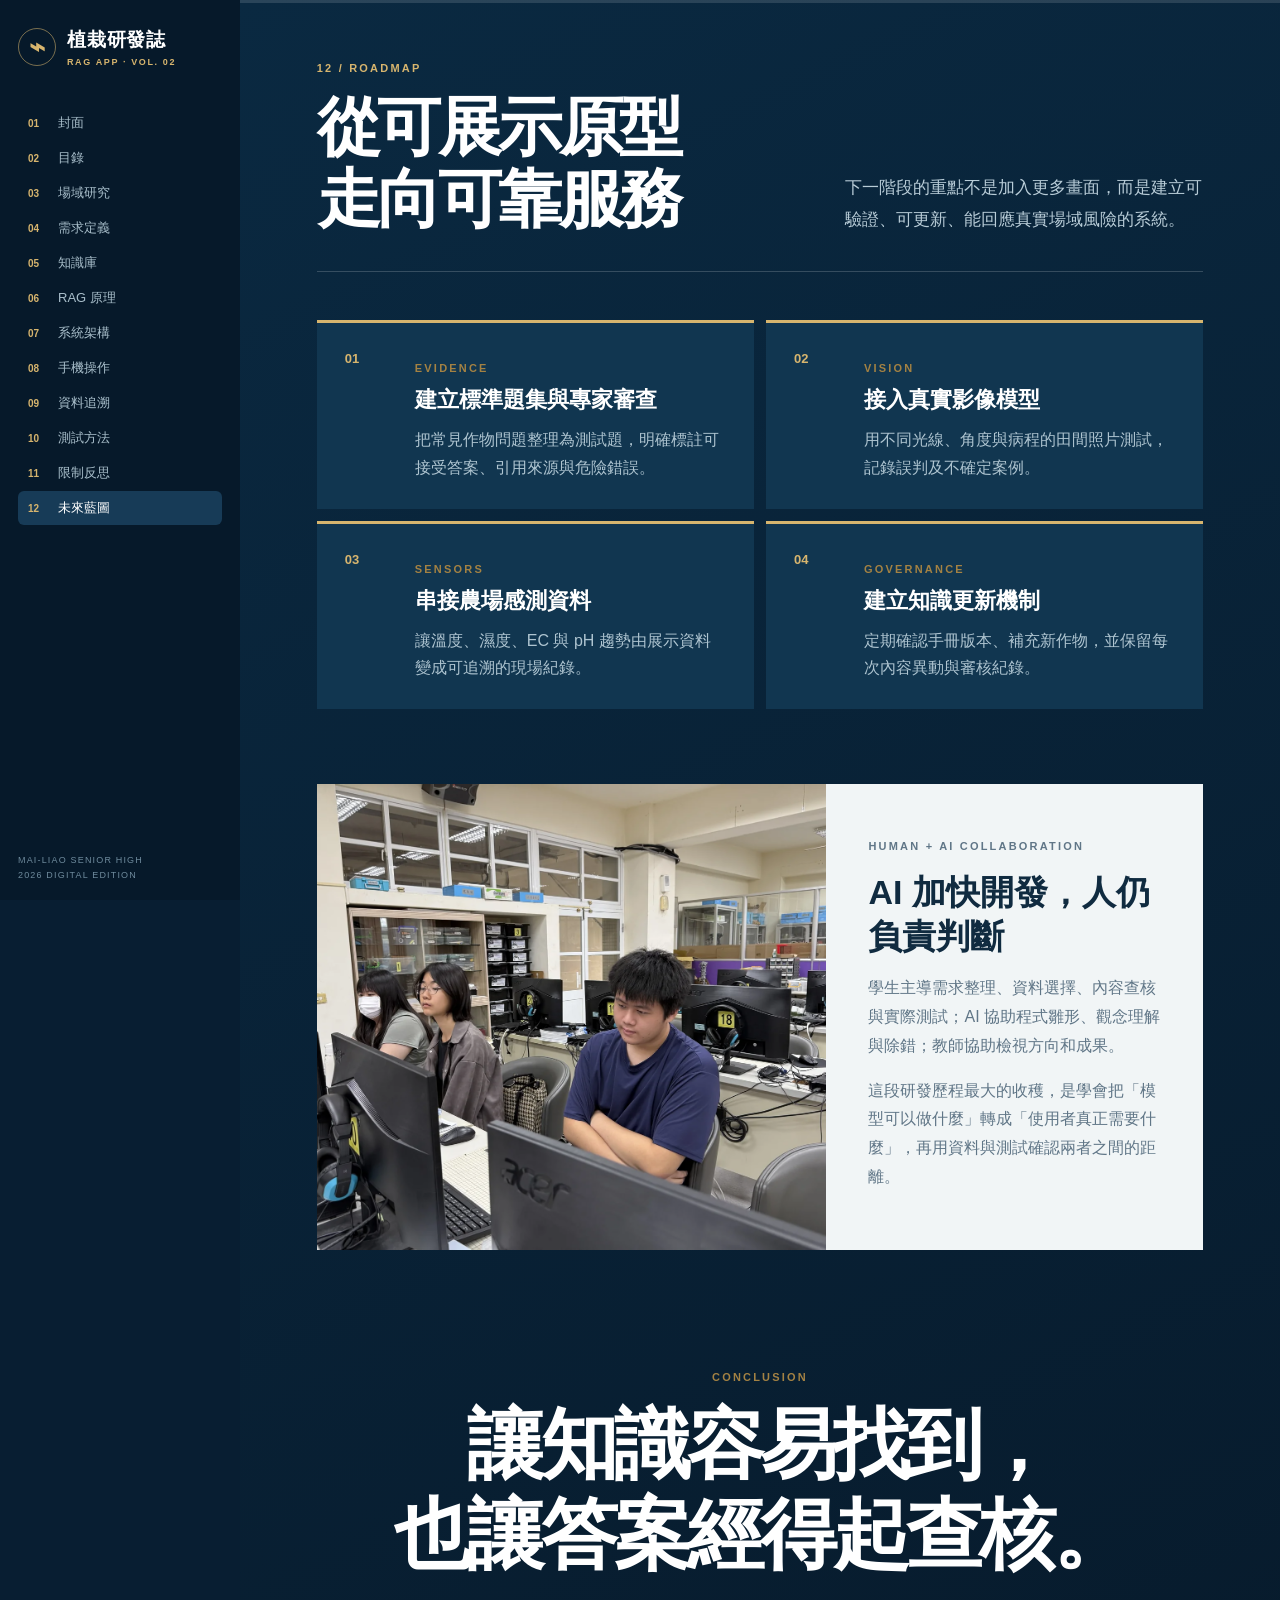
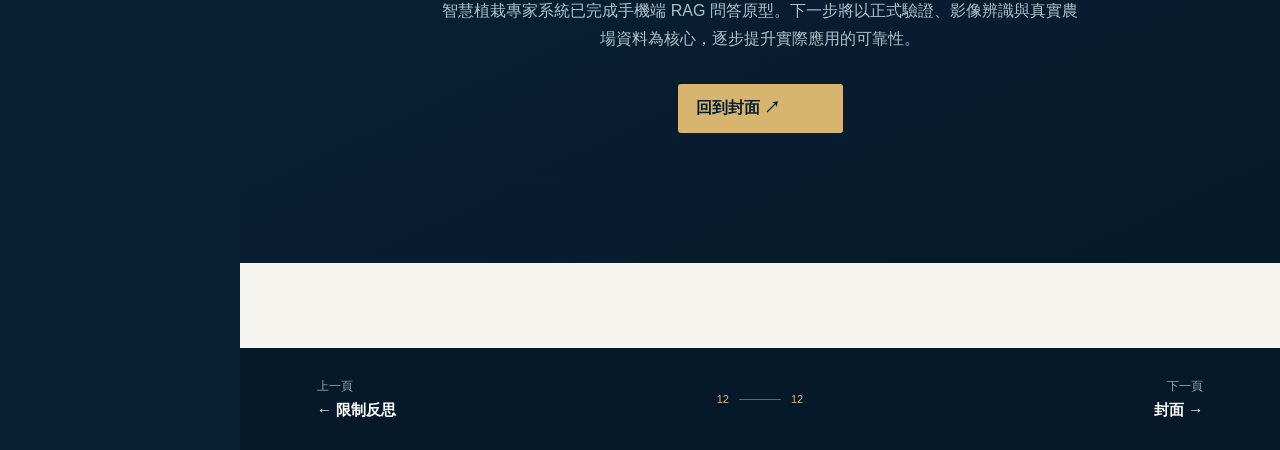
<file: future.html>
<!doctype html>
<html lang="zh-Hant">
<head>
  <meta charset="UTF-8">
  <meta name="viewport" content="width=device-width, initial-scale=1">
  <meta name="theme-color" content="#081e32">
  <meta name="description" content="從展示原型走向田間服務。智慧植栽 RAG 研發誌第二版。">
  <title>未來藍圖｜智慧植栽 RAG 研發誌 Vol.2</title>
  <link rel="icon" type="image/svg+xml" href="data:image/svg+xml,%3Csvg xmlns='http://www.w3.org/2000/svg' viewBox='0 0 64 64'%3E%3Crect width='64' height='64' rx='14' fill='%23081e32'/%3E%3Cpath d='M16 43c20 3 31-8 32-26-19 1-31 10-32 26Zm0 0c7-8 17-15 29-20' fill='none' stroke='%23d9b66f' stroke-width='4' stroke-linecap='round'/%3E%3C/svg%3E">
  <link rel="stylesheet" href="./style.css">
</head>
<body data-page="12">
  <a class="skip" href="#article">跳至文章內容</a>
  <div class="reading-progress" aria-hidden="true"><i></i></div>
  <aside class="rail" aria-label="雜誌頁面導覽">
    <a class="brand" href="./index.html"><span class="leafmark" aria-hidden="true">⌁</span><strong>植栽研發誌<small>RAG APP · VOL. 02</small></strong></a>
    <nav><a href="./index.html"><span>01</span>封面</a><a href="./contents.html"><span>02</span>目錄</a><a href="./fieldwork.html"><span>03</span>場域研究</a><a href="./requirements.html"><span>04</span>需求定義</a><a href="./knowledge.html"><span>05</span>知識庫</a><a href="./rag.html"><span>06</span>RAG 原理</a><a href="./architecture.html"><span>07</span>系統架構</a><a href="./mobile.html"><span>08</span>手機操作</a><a href="./evidence.html"><span>09</span>資料追溯</a><a href="./evaluation.html"><span>10</span>測試方法</a><a href="./limitations.html"><span>11</span>限制反思</a><a href="./future.html" class="active" aria-current="page"><span>12</span>未來藍圖</a></nav>
    <div class="rail-meta"><span>MAI-LIAO SENIOR HIGH</span><span>2026 DIGITAL EDITION</span></div>
  </aside>
  <header class="mobile-head"><a href="./index.html">植栽研發誌</a><button class="menu-toggle" type="button" aria-expanded="false" aria-controls="mobile-menu">目錄</button></header>
  <nav id="mobile-menu" class="mobile-menu" aria-label="手機版頁面導覽"><a href="./index.html"><span>01</span>封面</a><a href="./contents.html"><span>02</span>目錄</a><a href="./fieldwork.html"><span>03</span>場域研究</a><a href="./requirements.html"><span>04</span>需求定義</a><a href="./knowledge.html"><span>05</span>知識庫</a><a href="./rag.html"><span>06</span>RAG 原理</a><a href="./architecture.html"><span>07</span>系統架構</a><a href="./mobile.html"><span>08</span>手機操作</a><a href="./evidence.html"><span>09</span>資料追溯</a><a href="./evaluation.html"><span>10</span>測試方法</a><a href="./limitations.html"><span>11</span>限制反思</a><a href="./future.html" class="active" aria-current="page"><span>12</span>未來藍圖</a></nav>
  <main id="article" class="magazine-page">
<article class="standard-page finale">
  <header class="article-head"><div><span class="page-label">12 / ROADMAP</span><h1>從可展示原型<br>走向可靠服務</h1></div><p>下一階段的重點不是加入更多畫面，而是建立可驗證、可更新、能回應真實場域風險的系統。</p></header>
  <section class="roadmap-list"><article><span>01</span><div><p class="kicker">EVIDENCE</p><h2>建立標準題集與專家審查</h2><p>把常見作物問題整理為測試題，明確標註可接受答案、引用來源與危險錯誤。</p></div></article><article><span>02</span><div><p class="kicker">VISION</p><h2>接入真實影像模型</h2><p>用不同光線、角度與病程的田間照片測試，記錄誤判及不確定案例。</p></div></article><article><span>03</span><div><p class="kicker">SENSORS</p><h2>串接農場感測資料</h2><p>讓溫度、濕度、EC 與 pH 趨勢由展示資料變成可追溯的現場紀錄。</p></div></article><article><span>04</span><div><p class="kicker">GOVERNANCE</p><h2>建立知識更新機制</h2><p>定期確認手冊版本、補充新作物，並保留每次內容異動與審核紀錄。</p></div></article></section>
  <section class="team-story"><img src="./assets/coding-session.webp" alt="團隊在電腦教室進行系統開發"><div><p class="kicker">HUMAN + AI COLLABORATION</p><h2>AI 加快開發，人仍負責判斷</h2><p>學生主導需求整理、資料選擇、內容查核與實際測試；AI 協助程式雛形、觀念理解與除錯；教師協助檢視方向和成果。</p><p>這段研發歷程最大的收穫，是學會把「模型可以做什麼」轉成「使用者真正需要什麼」，再用資料與測試確認兩者之間的距離。</p></div></section>
  <section class="closing"><p class="kicker">CONCLUSION</p><h2>讓知識容易找到，<br>也讓答案經得起查核。</h2><p>智慧植栽專家系統已完成手機端 RAG 問答原型。下一步將以正式驗證、影像辨識與真實農場資料為核心，逐步提升實際應用的可靠性。</p><a class="button gold" href="./index.html">回到封面 ↗</a></section>
</article>

    <footer class="page-turn">
      <a href="./limitations.html"><span>上一頁</span><strong>← 限制反思</strong></a>
      <div><span>12</span><i></i><span>12</span></div>
      <a href="./index.html"><span>下一頁</span><strong>封面 →</strong></a>
    </footer>
  </main>
  <script src="./script.js" defer></script>
</body>
</html>
</file>
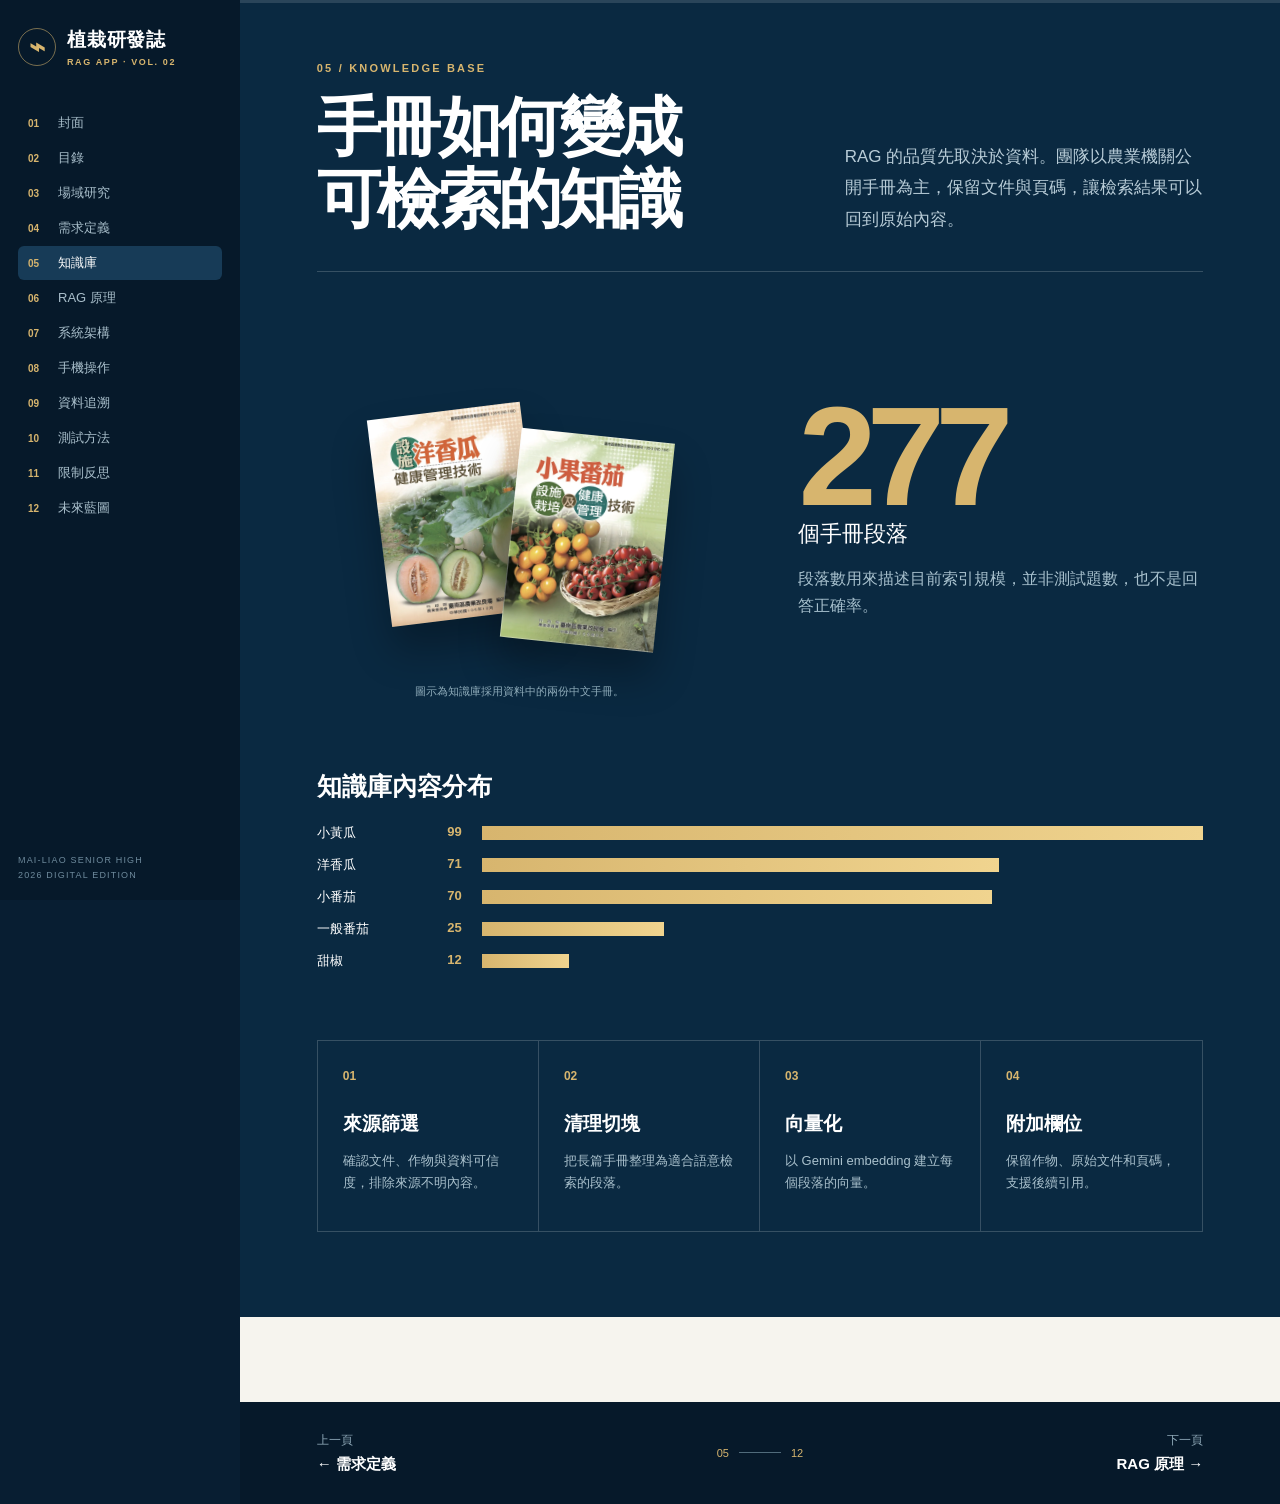
<file: knowledge.html>
<!doctype html>
<html lang="zh-Hant">
<head>
  <meta charset="UTF-8">
  <meta name="viewport" content="width=device-width, initial-scale=1">
  <meta name="theme-color" content="#081e32">
  <meta name="description" content="手冊如何成為可檢索資料。智慧植栽 RAG 研發誌第二版。">
  <title>知識庫｜智慧植栽 RAG 研發誌 Vol.2</title>
  <link rel="icon" type="image/svg+xml" href="data:image/svg+xml,%3Csvg xmlns='http://www.w3.org/2000/svg' viewBox='0 0 64 64'%3E%3Crect width='64' height='64' rx='14' fill='%23081e32'/%3E%3Cpath d='M16 43c20 3 31-8 32-26-19 1-31 10-32 26Zm0 0c7-8 17-15 29-20' fill='none' stroke='%23d9b66f' stroke-width='4' stroke-linecap='round'/%3E%3C/svg%3E">
  <link rel="stylesheet" href="./style.css">
</head>
<body data-page="5">
  <a class="skip" href="#article">跳至文章內容</a>
  <div class="reading-progress" aria-hidden="true"><i></i></div>
  <aside class="rail" aria-label="雜誌頁面導覽">
    <a class="brand" href="./index.html"><span class="leafmark" aria-hidden="true">⌁</span><strong>植栽研發誌<small>RAG APP · VOL. 02</small></strong></a>
    <nav><a href="./index.html"><span>01</span>封面</a><a href="./contents.html"><span>02</span>目錄</a><a href="./fieldwork.html"><span>03</span>場域研究</a><a href="./requirements.html"><span>04</span>需求定義</a><a href="./knowledge.html" class="active" aria-current="page"><span>05</span>知識庫</a><a href="./rag.html"><span>06</span>RAG 原理</a><a href="./architecture.html"><span>07</span>系統架構</a><a href="./mobile.html"><span>08</span>手機操作</a><a href="./evidence.html"><span>09</span>資料追溯</a><a href="./evaluation.html"><span>10</span>測試方法</a><a href="./limitations.html"><span>11</span>限制反思</a><a href="./future.html"><span>12</span>未來藍圖</a></nav>
    <div class="rail-meta"><span>MAI-LIAO SENIOR HIGH</span><span>2026 DIGITAL EDITION</span></div>
  </aside>
  <header class="mobile-head"><a href="./index.html">植栽研發誌</a><button class="menu-toggle" type="button" aria-expanded="false" aria-controls="mobile-menu">目錄</button></header>
  <nav id="mobile-menu" class="mobile-menu" aria-label="手機版頁面導覽"><a href="./index.html"><span>01</span>封面</a><a href="./contents.html"><span>02</span>目錄</a><a href="./fieldwork.html"><span>03</span>場域研究</a><a href="./requirements.html"><span>04</span>需求定義</a><a href="./knowledge.html" class="active" aria-current="page"><span>05</span>知識庫</a><a href="./rag.html"><span>06</span>RAG 原理</a><a href="./architecture.html"><span>07</span>系統架構</a><a href="./mobile.html"><span>08</span>手機操作</a><a href="./evidence.html"><span>09</span>資料追溯</a><a href="./evaluation.html"><span>10</span>測試方法</a><a href="./limitations.html"><span>11</span>限制反思</a><a href="./future.html"><span>12</span>未來藍圖</a></nav>
  <main id="article" class="magazine-page">
<article class="standard-page deep">
  <header class="article-head"><div><span class="page-label">05 / KNOWLEDGE BASE</span><h1>手冊如何變成<br>可檢索的知識</h1></div><p>RAG 的品質先取決於資料。團隊以農業機關公開手冊為主，保留文件與頁碼，讓檢索結果可以回到原始內容。</p></header>
  <section class="knowledge-spread"><div class="manuals"><img src="./assets/melon-manual.webp" alt="洋香瓜栽培手冊"><img src="./assets/tomato-manual.webp" alt="小果番茄栽培手冊"><p>圖示為知識庫採用資料中的兩份中文手冊。</p></div><div class="kb-stat"><strong>277</strong><span>個手冊段落</span><p>段落數用來描述目前索引規模，並非測試題數，也不是回答正確率。</p></div></section>
  <section class="crop-bars"><h2>知識庫內容分布</h2><div><label>小黃瓜 <b>99</b></label><i style="--v:100%"></i></div><div><label>洋香瓜 <b>71</b></label><i style="--v:71.7%"></i></div><div><label>小番茄 <b>70</b></label><i style="--v:70.7%"></i></div><div><label>一般番茄 <b>25</b></label><i style="--v:25.3%"></i></div><div><label>甜椒 <b>12</b></label><i style="--v:12.1%"></i></div></section>
  <section class="process-grid"><article><b>01</b><h3>來源篩選</h3><p>確認文件、作物與資料可信度，排除來源不明內容。</p></article><article><b>02</b><h3>清理切塊</h3><p>把長篇手冊整理為適合語意檢索的段落。</p></article><article><b>03</b><h3>向量化</h3><p>以 Gemini embedding 建立每個段落的向量。</p></article><article><b>04</b><h3>附加欄位</h3><p>保留作物、原始文件和頁碼，支援後續引用。</p></article></section>
</article>

    <footer class="page-turn">
      <a href="./requirements.html"><span>上一頁</span><strong>← 需求定義</strong></a>
      <div><span>05</span><i></i><span>12</span></div>
      <a href="./rag.html"><span>下一頁</span><strong>RAG 原理 →</strong></a>
    </footer>
  </main>
  <script src="./script.js" defer></script>
</body>
</html>
</file>
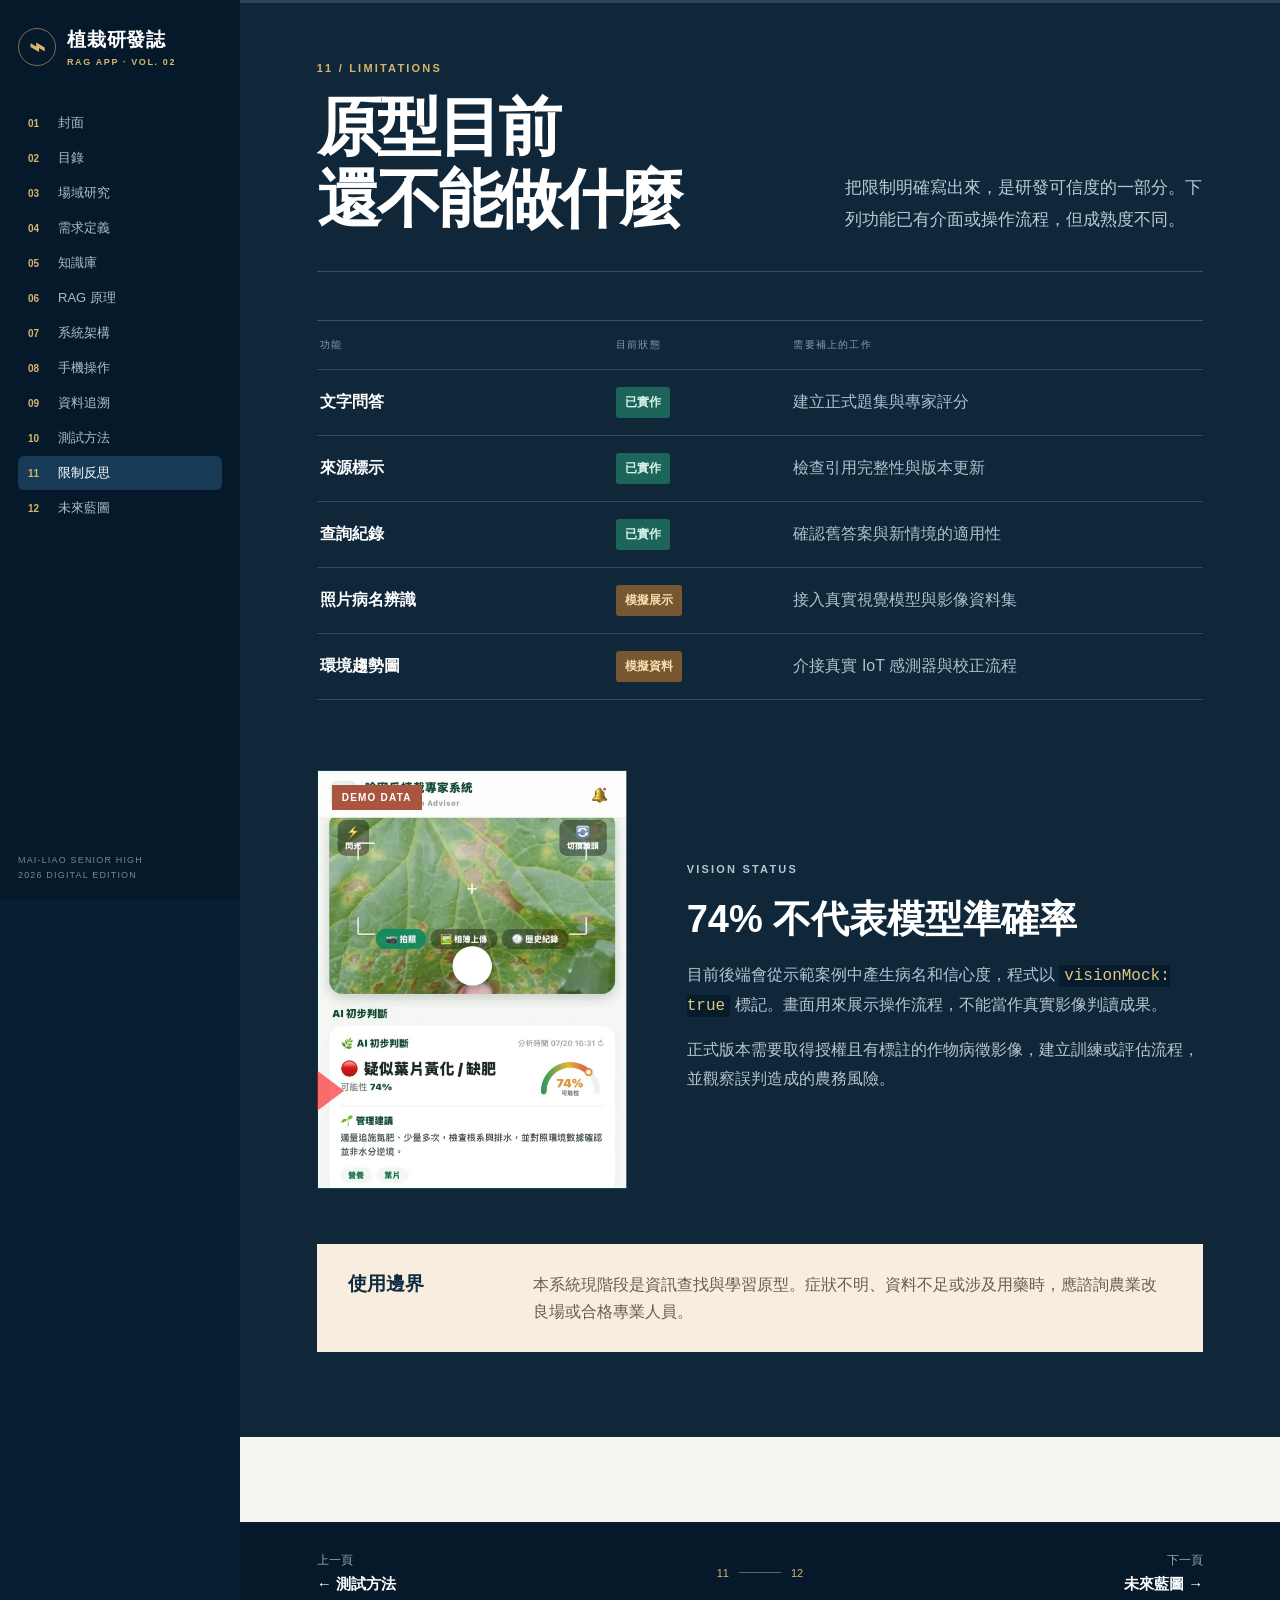
<file: limitations.html>
<!doctype html>
<html lang="zh-Hant">
<head>
  <meta charset="UTF-8">
  <meta name="viewport" content="width=device-width, initial-scale=1">
  <meta name="theme-color" content="#081e32">
  <meta name="description" content="原型目前還不能做什麼。智慧植栽 RAG 研發誌第二版。">
  <title>限制反思｜智慧植栽 RAG 研發誌 Vol.2</title>
  <link rel="icon" type="image/svg+xml" href="data:image/svg+xml,%3Csvg xmlns='http://www.w3.org/2000/svg' viewBox='0 0 64 64'%3E%3Crect width='64' height='64' rx='14' fill='%23081e32'/%3E%3Cpath d='M16 43c20 3 31-8 32-26-19 1-31 10-32 26Zm0 0c7-8 17-15 29-20' fill='none' stroke='%23d9b66f' stroke-width='4' stroke-linecap='round'/%3E%3C/svg%3E">
  <link rel="stylesheet" href="./style.css">
</head>
<body data-page="11">
  <a class="skip" href="#article">跳至文章內容</a>
  <div class="reading-progress" aria-hidden="true"><i></i></div>
  <aside class="rail" aria-label="雜誌頁面導覽">
    <a class="brand" href="./index.html"><span class="leafmark" aria-hidden="true">⌁</span><strong>植栽研發誌<small>RAG APP · VOL. 02</small></strong></a>
    <nav><a href="./index.html"><span>01</span>封面</a><a href="./contents.html"><span>02</span>目錄</a><a href="./fieldwork.html"><span>03</span>場域研究</a><a href="./requirements.html"><span>04</span>需求定義</a><a href="./knowledge.html"><span>05</span>知識庫</a><a href="./rag.html"><span>06</span>RAG 原理</a><a href="./architecture.html"><span>07</span>系統架構</a><a href="./mobile.html"><span>08</span>手機操作</a><a href="./evidence.html"><span>09</span>資料追溯</a><a href="./evaluation.html"><span>10</span>測試方法</a><a href="./limitations.html" class="active" aria-current="page"><span>11</span>限制反思</a><a href="./future.html"><span>12</span>未來藍圖</a></nav>
    <div class="rail-meta"><span>MAI-LIAO SENIOR HIGH</span><span>2026 DIGITAL EDITION</span></div>
  </aside>
  <header class="mobile-head"><a href="./index.html">植栽研發誌</a><button class="menu-toggle" type="button" aria-expanded="false" aria-controls="mobile-menu">目錄</button></header>
  <nav id="mobile-menu" class="mobile-menu" aria-label="手機版頁面導覽"><a href="./index.html"><span>01</span>封面</a><a href="./contents.html"><span>02</span>目錄</a><a href="./fieldwork.html"><span>03</span>場域研究</a><a href="./requirements.html"><span>04</span>需求定義</a><a href="./knowledge.html"><span>05</span>知識庫</a><a href="./rag.html"><span>06</span>RAG 原理</a><a href="./architecture.html"><span>07</span>系統架構</a><a href="./mobile.html"><span>08</span>手機操作</a><a href="./evidence.html"><span>09</span>資料追溯</a><a href="./evaluation.html"><span>10</span>測試方法</a><a href="./limitations.html" class="active" aria-current="page"><span>11</span>限制反思</a><a href="./future.html"><span>12</span>未來藍圖</a></nav>
  <main id="article" class="magazine-page">
<article class="standard-page caution-page">
  <header class="article-head"><div><span class="page-label">11 / LIMITATIONS</span><h1>原型目前<br>還不能做什麼</h1></div><p>把限制明確寫出來，是研發可信度的一部分。下列功能已有介面或操作流程，但成熟度不同。</p></header>
  <section class="maturity-table"><div class="maturity-head"><span>功能</span><span>目前狀態</span><span>需要補上的工作</span></div><div><strong>文字問答</strong><b class="state done">已實作</b><p>建立正式題集與專家評分</p></div><div><strong>來源標示</strong><b class="state done">已實作</b><p>檢查引用完整性與版本更新</p></div><div><strong>查詢紀錄</strong><b class="state done">已實作</b><p>確認舊答案與新情境的適用性</p></div><div><strong>照片病名辨識</strong><b class="state demo">模擬展示</b><p>接入真實視覺模型與影像資料集</p></div><div><strong>環境趨勢圖</strong><b class="state demo">模擬資料</b><p>介接真實 IoT 感測器與校正流程</p></div></section>
  <section class="diagnosis-warning"><div class="diagnosis-image"><img src="./assets/diagnosis-demo.webp" alt="拍照診斷模擬畫面"><span>DEMO DATA</span></div><div><p class="kicker">VISION STATUS</p><h2>74% 不代表模型準確率</h2><p>目前後端會從示範案例中產生病名和信心度，程式以 <code>visionMock: true</code> 標記。畫面用來展示操作流程，不能當作真實影像判讀成果。</p><p>正式版本需要取得授權且有標註的作物病徵影像，建立訓練或評估流程，並觀察誤判造成的農務風險。</p></div></section>
  <aside class="safety-box"><strong>使用邊界</strong><p>本系統現階段是資訊查找與學習原型。症狀不明、資料不足或涉及用藥時，應諮詢農業改良場或合格專業人員。</p></aside>
</article>

    <footer class="page-turn">
      <a href="./evaluation.html"><span>上一頁</span><strong>← 測試方法</strong></a>
      <div><span>11</span><i></i><span>12</span></div>
      <a href="./future.html"><span>下一頁</span><strong>未來藍圖 →</strong></a>
    </footer>
  </main>
  <script src="./script.js" defer></script>
</body>
</html>
</file>
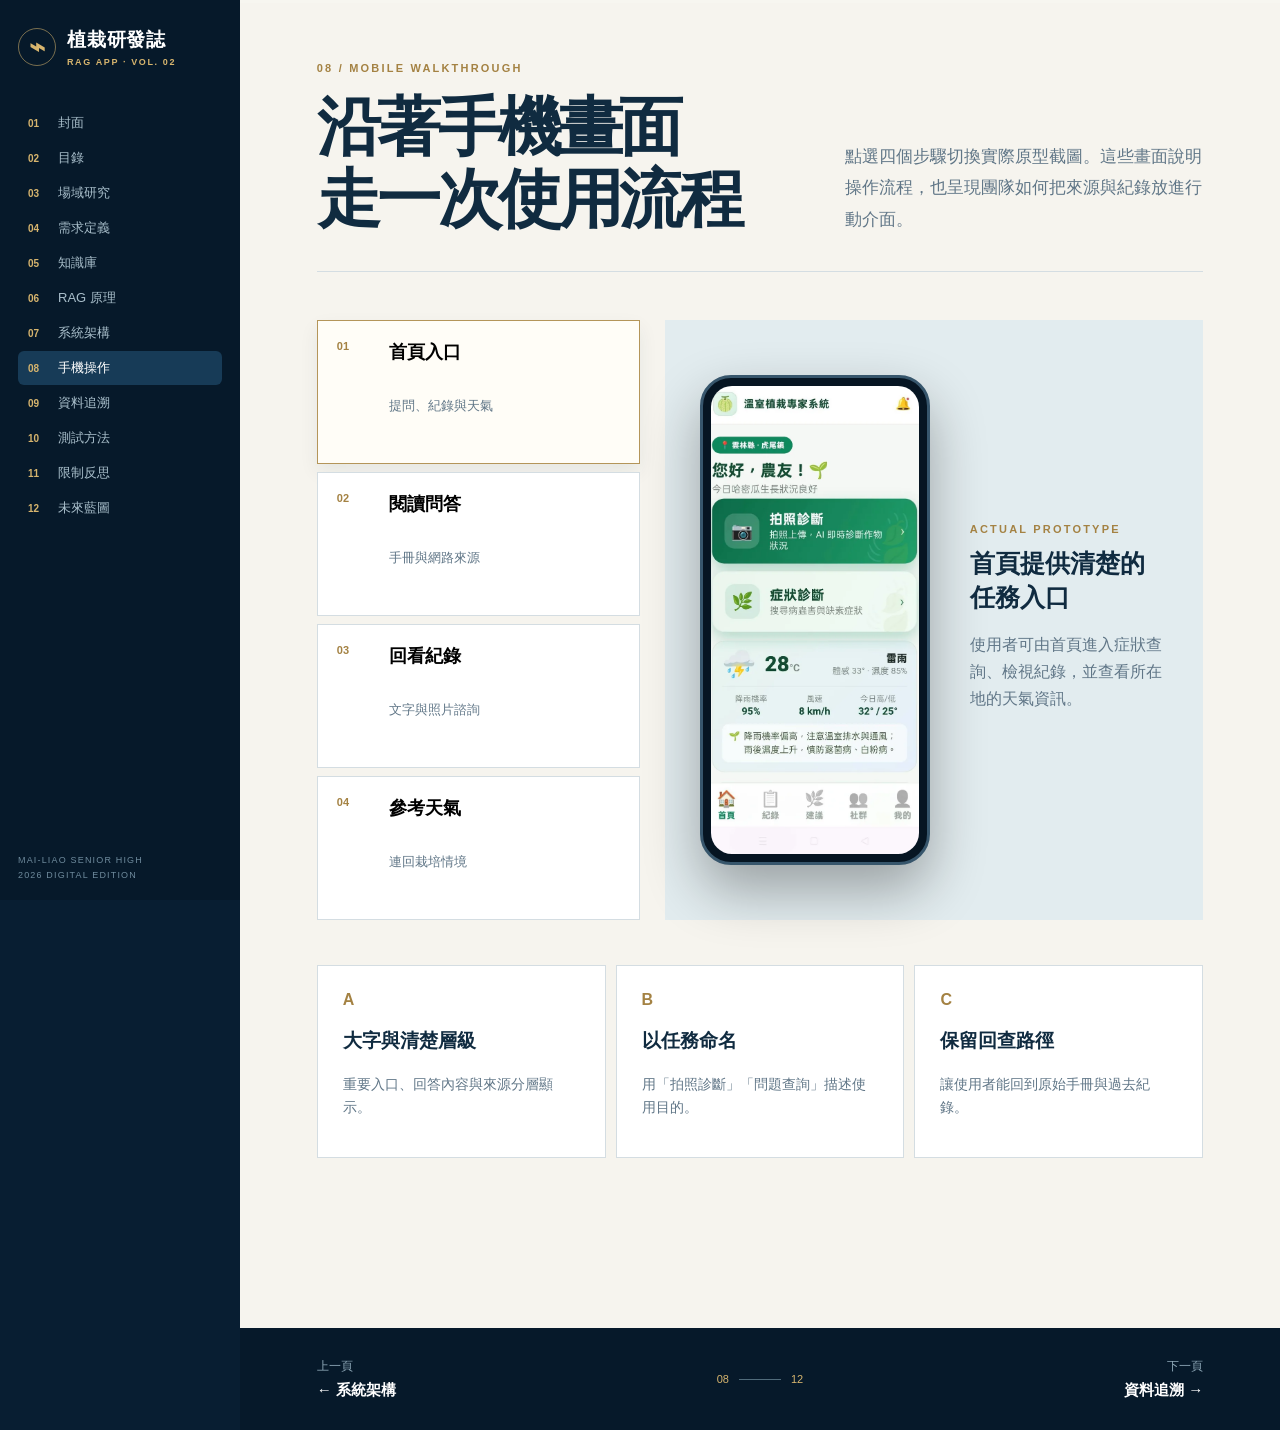
<file: mobile.html>
<!doctype html>
<html lang="zh-Hant">
<head>
  <meta charset="UTF-8">
  <meta name="viewport" content="width=device-width, initial-scale=1">
  <meta name="theme-color" content="#081e32">
  <meta name="description" content="沿著實際畫面使用。智慧植栽 RAG 研發誌第二版。">
  <title>手機操作｜智慧植栽 RAG 研發誌 Vol.2</title>
  <link rel="icon" type="image/svg+xml" href="data:image/svg+xml,%3Csvg xmlns='http://www.w3.org/2000/svg' viewBox='0 0 64 64'%3E%3Crect width='64' height='64' rx='14' fill='%23081e32'/%3E%3Cpath d='M16 43c20 3 31-8 32-26-19 1-31 10-32 26Zm0 0c7-8 17-15 29-20' fill='none' stroke='%23d9b66f' stroke-width='4' stroke-linecap='round'/%3E%3C/svg%3E">
  <link rel="stylesheet" href="./style.css">
</head>
<body data-page="8">
  <a class="skip" href="#article">跳至文章內容</a>
  <div class="reading-progress" aria-hidden="true"><i></i></div>
  <aside class="rail" aria-label="雜誌頁面導覽">
    <a class="brand" href="./index.html"><span class="leafmark" aria-hidden="true">⌁</span><strong>植栽研發誌<small>RAG APP · VOL. 02</small></strong></a>
    <nav><a href="./index.html"><span>01</span>封面</a><a href="./contents.html"><span>02</span>目錄</a><a href="./fieldwork.html"><span>03</span>場域研究</a><a href="./requirements.html"><span>04</span>需求定義</a><a href="./knowledge.html"><span>05</span>知識庫</a><a href="./rag.html"><span>06</span>RAG 原理</a><a href="./architecture.html"><span>07</span>系統架構</a><a href="./mobile.html" class="active" aria-current="page"><span>08</span>手機操作</a><a href="./evidence.html"><span>09</span>資料追溯</a><a href="./evaluation.html"><span>10</span>測試方法</a><a href="./limitations.html"><span>11</span>限制反思</a><a href="./future.html"><span>12</span>未來藍圖</a></nav>
    <div class="rail-meta"><span>MAI-LIAO SENIOR HIGH</span><span>2026 DIGITAL EDITION</span></div>
  </aside>
  <header class="mobile-head"><a href="./index.html">植栽研發誌</a><button class="menu-toggle" type="button" aria-expanded="false" aria-controls="mobile-menu">目錄</button></header>
  <nav id="mobile-menu" class="mobile-menu" aria-label="手機版頁面導覽"><a href="./index.html"><span>01</span>封面</a><a href="./contents.html"><span>02</span>目錄</a><a href="./fieldwork.html"><span>03</span>場域研究</a><a href="./requirements.html"><span>04</span>需求定義</a><a href="./knowledge.html"><span>05</span>知識庫</a><a href="./rag.html"><span>06</span>RAG 原理</a><a href="./architecture.html"><span>07</span>系統架構</a><a href="./mobile.html" class="active" aria-current="page"><span>08</span>手機操作</a><a href="./evidence.html"><span>09</span>資料追溯</a><a href="./evaluation.html"><span>10</span>測試方法</a><a href="./limitations.html"><span>11</span>限制反思</a><a href="./future.html"><span>12</span>未來藍圖</a></nav>
  <main id="article" class="magazine-page">
<article class="standard-page paper mobile-page">
  <header class="article-head"><div><span class="page-label">08 / MOBILE WALKTHROUGH</span><h1>沿著手機畫面<br>走一次使用流程</h1></div><p>點選四個步驟切換實際原型截圖。這些畫面說明操作流程，也呈現團隊如何把來源與紀錄放進行動介面。</p></header>
  <section class="phone-walkthrough">
    <div class="screen-tabs"><button class="selected" data-screen="home" aria-pressed="true"><b>01</b><span>首頁入口</span><small>提問、紀錄與天氣</small></button><button data-screen="answer" aria-pressed="false"><b>02</b><span>閱讀問答</span><small>手冊與網路來源</small></button><button data-screen="history" aria-pressed="false"><b>03</b><span>回看紀錄</span><small>文字與照片諮詢</small></button><button data-screen="weather" aria-pressed="false"><b>04</b><span>參考天氣</span><small>連回栽培情境</small></button></div>
    <div class="phone-stage"><div class="phone"><img id="screen-image" src="./assets/phone-home.webp" alt="智慧植栽系統首頁"></div><div class="phone-copy"><p class="kicker">ACTUAL PROTOTYPE</p><h2 id="screen-title">首頁提供清楚的任務入口</h2><p id="screen-copy">使用者可由首頁進入症狀查詢、檢視紀錄，並查看所在地的天氣資訊。</p></div></div>
  </section>
  <section class="ux-principles"><article><span>A</span><h3>大字與清楚層級</h3><p>重要入口、回答內容與來源分層顯示。</p></article><article><span>B</span><h3>以任務命名</h3><p>用「拍照診斷」「問題查詢」描述使用目的。</p></article><article><span>C</span><h3>保留回查路徑</h3><p>讓使用者能回到原始手冊與過去紀錄。</p></article></section>
</article>

    <footer class="page-turn">
      <a href="./architecture.html"><span>上一頁</span><strong>← 系統架構</strong></a>
      <div><span>08</span><i></i><span>12</span></div>
      <a href="./evidence.html"><span>下一頁</span><strong>資料追溯 →</strong></a>
    </footer>
  </main>
  <script src="./script.js" defer></script>
</body>
</html>
</file>
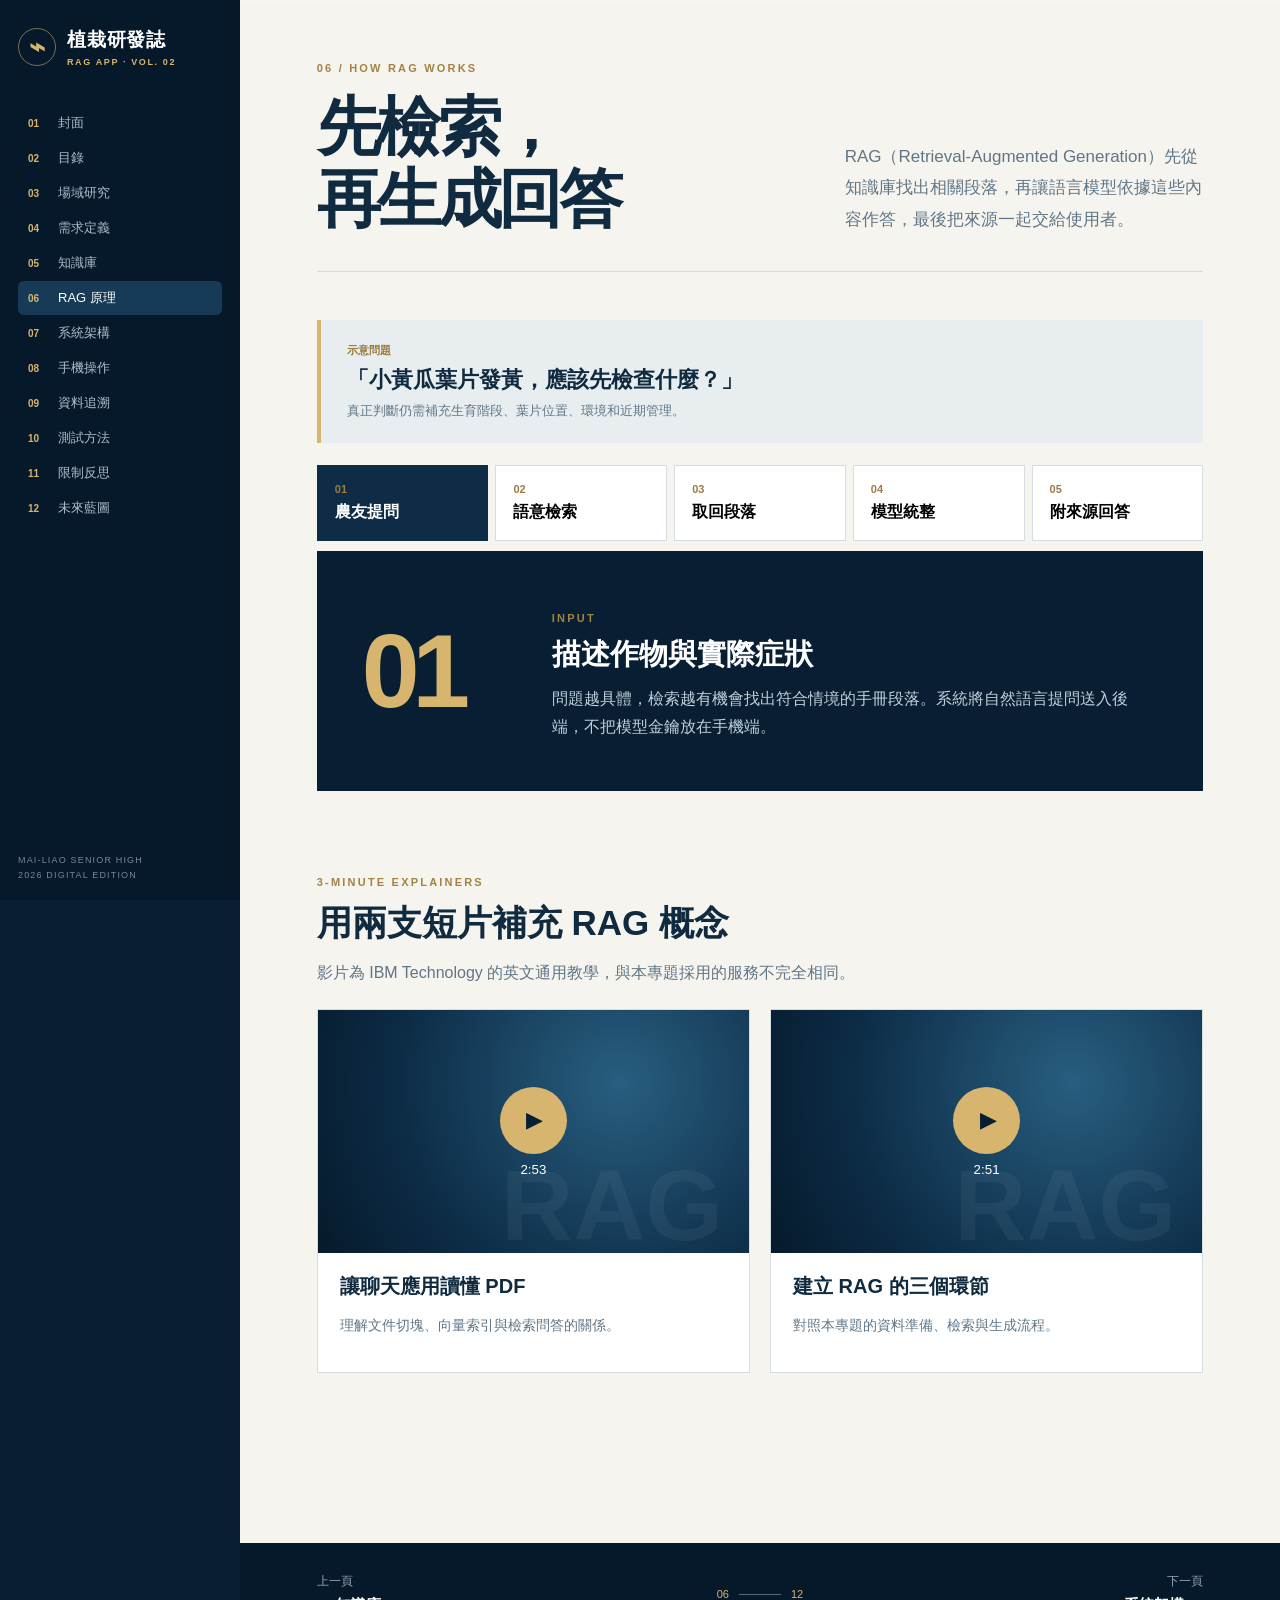
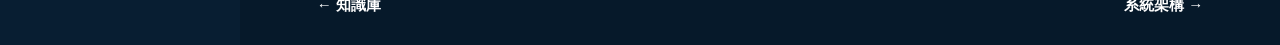
<file: rag.html>
<!doctype html>
<html lang="zh-Hant">
<head>
  <meta charset="UTF-8">
  <meta name="viewport" content="width=device-width, initial-scale=1">
  <meta name="theme-color" content="#081e32">
  <meta name="description" content="先檢索，再生成。智慧植栽 RAG 研發誌第二版。">
  <title>RAG 原理｜智慧植栽 RAG 研發誌 Vol.2</title>
  <link rel="icon" type="image/svg+xml" href="data:image/svg+xml,%3Csvg xmlns='http://www.w3.org/2000/svg' viewBox='0 0 64 64'%3E%3Crect width='64' height='64' rx='14' fill='%23081e32'/%3E%3Cpath d='M16 43c20 3 31-8 32-26-19 1-31 10-32 26Zm0 0c7-8 17-15 29-20' fill='none' stroke='%23d9b66f' stroke-width='4' stroke-linecap='round'/%3E%3C/svg%3E">
  <link rel="stylesheet" href="./style.css">
</head>
<body data-page="6">
  <a class="skip" href="#article">跳至文章內容</a>
  <div class="reading-progress" aria-hidden="true"><i></i></div>
  <aside class="rail" aria-label="雜誌頁面導覽">
    <a class="brand" href="./index.html"><span class="leafmark" aria-hidden="true">⌁</span><strong>植栽研發誌<small>RAG APP · VOL. 02</small></strong></a>
    <nav><a href="./index.html"><span>01</span>封面</a><a href="./contents.html"><span>02</span>目錄</a><a href="./fieldwork.html"><span>03</span>場域研究</a><a href="./requirements.html"><span>04</span>需求定義</a><a href="./knowledge.html"><span>05</span>知識庫</a><a href="./rag.html" class="active" aria-current="page"><span>06</span>RAG 原理</a><a href="./architecture.html"><span>07</span>系統架構</a><a href="./mobile.html"><span>08</span>手機操作</a><a href="./evidence.html"><span>09</span>資料追溯</a><a href="./evaluation.html"><span>10</span>測試方法</a><a href="./limitations.html"><span>11</span>限制反思</a><a href="./future.html"><span>12</span>未來藍圖</a></nav>
    <div class="rail-meta"><span>MAI-LIAO SENIOR HIGH</span><span>2026 DIGITAL EDITION</span></div>
  </aside>
  <header class="mobile-head"><a href="./index.html">植栽研發誌</a><button class="menu-toggle" type="button" aria-expanded="false" aria-controls="mobile-menu">目錄</button></header>
  <nav id="mobile-menu" class="mobile-menu" aria-label="手機版頁面導覽"><a href="./index.html"><span>01</span>封面</a><a href="./contents.html"><span>02</span>目錄</a><a href="./fieldwork.html"><span>03</span>場域研究</a><a href="./requirements.html"><span>04</span>需求定義</a><a href="./knowledge.html"><span>05</span>知識庫</a><a href="./rag.html" class="active" aria-current="page"><span>06</span>RAG 原理</a><a href="./architecture.html"><span>07</span>系統架構</a><a href="./mobile.html"><span>08</span>手機操作</a><a href="./evidence.html"><span>09</span>資料追溯</a><a href="./evaluation.html"><span>10</span>測試方法</a><a href="./limitations.html"><span>11</span>限制反思</a><a href="./future.html"><span>12</span>未來藍圖</a></nav>
  <main id="article" class="magazine-page">
<article class="standard-page paper rag-page">
  <header class="article-head"><div><span class="page-label">06 / HOW RAG WORKS</span><h1>先檢索，<br>再生成回答</h1></div><p>RAG（Retrieval-Augmented Generation）先從知識庫找出相關段落，再讓語言模型依據這些內容作答，最後把來源一起交給使用者。</p></header>
  <section class="question-card"><span>示意問題</span><strong>「小黃瓜葉片發黃，應該先檢查什麼？」</strong><p>真正判斷仍需補充生育階段、葉片位置、環境和近期管理。</p></section>
  <section class="rag-flow" aria-label="RAG 五步驟">
    <button class="selected" data-flow="0" aria-pressed="true"><b>01</b><span>農友提問</span></button><button data-flow="1" aria-pressed="false"><b>02</b><span>語意檢索</span></button><button data-flow="2" aria-pressed="false"><b>03</b><span>取回段落</span></button><button data-flow="3" aria-pressed="false"><b>04</b><span>模型統整</span></button><button data-flow="4" aria-pressed="false"><b>05</b><span>附來源回答</span></button>
  </section>
  <section class="rag-detail" aria-live="polite"><span id="flow-no">01</span><div><p class="kicker" id="flow-label">INPUT</p><h2 id="flow-title">描述作物與實際症狀</h2><p id="flow-copy">問題越具體，檢索越有機會找出符合情境的手冊段落。系統將自然語言提問送入後端，不把模型金鑰放在手機端。</p></div></section>
  <section class="video-section"><div class="section-title"><p class="kicker">3-MINUTE EXPLAINERS</p><h2>用兩支短片補充 RAG 概念</h2><p>影片為 IBM Technology 的英文通用教學，與本專題採用的服務不完全相同。</p></div><div class="video-grid"><article><div class="video-stage"><button data-video="XctooiH0moI" aria-label="播放 RAG 聊天應用影片"><span>▶</span><small>2:53</small></button></div><h3>讓聊天應用讀懂 PDF</h3><p>理解文件切塊、向量索引與檢索問答的關係。</p></article><article><div class="video-stage"><button data-video="LpKGm1jJXv4" aria-label="播放 RAG 建置三步驟影片"><span>▶</span><small>2:51</small></button></div><h3>建立 RAG 的三個環節</h3><p>對照本專題的資料準備、檢索與生成流程。</p></article></div></section>
</article>

    <footer class="page-turn">
      <a href="./knowledge.html"><span>上一頁</span><strong>← 知識庫</strong></a>
      <div><span>06</span><i></i><span>12</span></div>
      <a href="./architecture.html"><span>下一頁</span><strong>系統架構 →</strong></a>
    </footer>
  </main>
  <script src="./script.js" defer></script>
</body>
</html>
</file>
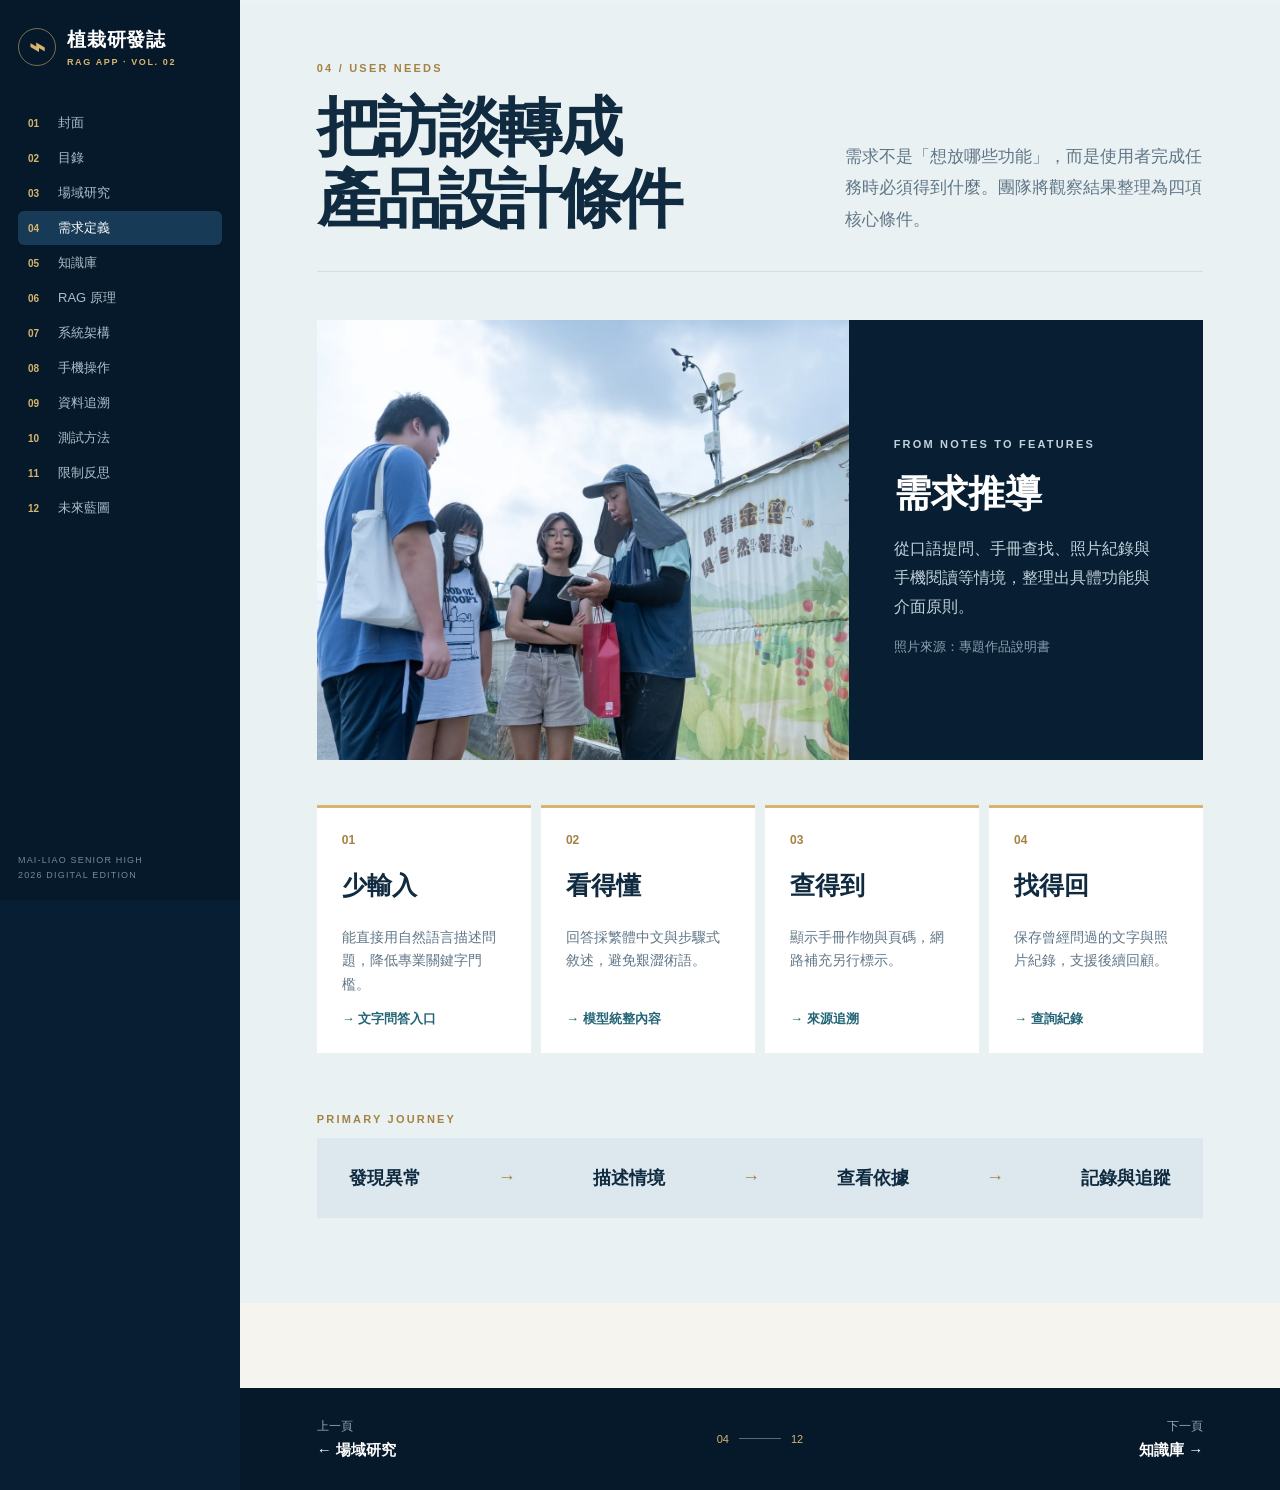
<file: requirements.html>
<!doctype html>
<html lang="zh-Hant">
<head>
  <meta charset="UTF-8">
  <meta name="viewport" content="width=device-width, initial-scale=1">
  <meta name="theme-color" content="#081e32">
  <meta name="description" content="把訪談轉成產品條件。智慧植栽 RAG 研發誌第二版。">
  <title>需求定義｜智慧植栽 RAG 研發誌 Vol.2</title>
  <link rel="icon" type="image/svg+xml" href="data:image/svg+xml,%3Csvg xmlns='http://www.w3.org/2000/svg' viewBox='0 0 64 64'%3E%3Crect width='64' height='64' rx='14' fill='%23081e32'/%3E%3Cpath d='M16 43c20 3 31-8 32-26-19 1-31 10-32 26Zm0 0c7-8 17-15 29-20' fill='none' stroke='%23d9b66f' stroke-width='4' stroke-linecap='round'/%3E%3C/svg%3E">
  <link rel="stylesheet" href="./style.css">
</head>
<body data-page="4">
  <a class="skip" href="#article">跳至文章內容</a>
  <div class="reading-progress" aria-hidden="true"><i></i></div>
  <aside class="rail" aria-label="雜誌頁面導覽">
    <a class="brand" href="./index.html"><span class="leafmark" aria-hidden="true">⌁</span><strong>植栽研發誌<small>RAG APP · VOL. 02</small></strong></a>
    <nav><a href="./index.html"><span>01</span>封面</a><a href="./contents.html"><span>02</span>目錄</a><a href="./fieldwork.html"><span>03</span>場域研究</a><a href="./requirements.html" class="active" aria-current="page"><span>04</span>需求定義</a><a href="./knowledge.html"><span>05</span>知識庫</a><a href="./rag.html"><span>06</span>RAG 原理</a><a href="./architecture.html"><span>07</span>系統架構</a><a href="./mobile.html"><span>08</span>手機操作</a><a href="./evidence.html"><span>09</span>資料追溯</a><a href="./evaluation.html"><span>10</span>測試方法</a><a href="./limitations.html"><span>11</span>限制反思</a><a href="./future.html"><span>12</span>未來藍圖</a></nav>
    <div class="rail-meta"><span>MAI-LIAO SENIOR HIGH</span><span>2026 DIGITAL EDITION</span></div>
  </aside>
  <header class="mobile-head"><a href="./index.html">植栽研發誌</a><button class="menu-toggle" type="button" aria-expanded="false" aria-controls="mobile-menu">目錄</button></header>
  <nav id="mobile-menu" class="mobile-menu" aria-label="手機版頁面導覽"><a href="./index.html"><span>01</span>封面</a><a href="./contents.html"><span>02</span>目錄</a><a href="./fieldwork.html"><span>03</span>場域研究</a><a href="./requirements.html" class="active" aria-current="page"><span>04</span>需求定義</a><a href="./knowledge.html"><span>05</span>知識庫</a><a href="./rag.html"><span>06</span>RAG 原理</a><a href="./architecture.html"><span>07</span>系統架構</a><a href="./mobile.html"><span>08</span>手機操作</a><a href="./evidence.html"><span>09</span>資料追溯</a><a href="./evaluation.html"><span>10</span>測試方法</a><a href="./limitations.html"><span>11</span>限制反思</a><a href="./future.html"><span>12</span>未來藍圖</a></nav>
  <main id="article" class="magazine-page">
<article class="standard-page mist">
  <header class="article-head"><div><span class="page-label">04 / USER NEEDS</span><h1>把訪談轉成<br>產品設計條件</h1></div><p>需求不是「想放哪些功能」，而是使用者完成任務時必須得到什麼。團隊將觀察結果整理為四項核心條件。</p></header>
  <section class="photo-split"><img src="./assets/field-conversation.webp" alt="團隊於場域進行需求交流"><div><p class="kicker">FROM NOTES TO FEATURES</p><h2>需求推導</h2><p>從口語提問、手冊查找、照片紀錄與手機閱讀等情境，整理出具體功能與介面原則。</p><small>照片來源：專題作品說明書</small></div></section>
  <section class="need-matrix"><article><span>01</span><h3>少輸入</h3><p>能直接用自然語言描述問題，降低專業關鍵字門檻。</p><b>→ 文字問答入口</b></article><article><span>02</span><h3>看得懂</h3><p>回答採繁體中文與步驟式敘述，避免艱澀術語。</p><b>→ 模型統整內容</b></article><article><span>03</span><h3>查得到</h3><p>顯示手冊作物與頁碼，網路補充另行標示。</p><b>→ 來源追溯</b></article><article><span>04</span><h3>找得回</h3><p>保存曾經問過的文字與照片紀錄，支援後續回顧。</p><b>→ 查詢紀錄</b></article></section>
  <section class="journey"><p class="kicker">PRIMARY JOURNEY</p><div><span>發現異常</span><i>→</i><span>描述情境</span><i>→</i><span>查看依據</span><i>→</i><span>記錄與追蹤</span></div></section>
</article>

    <footer class="page-turn">
      <a href="./fieldwork.html"><span>上一頁</span><strong>← 場域研究</strong></a>
      <div><span>04</span><i></i><span>12</span></div>
      <a href="./knowledge.html"><span>下一頁</span><strong>知識庫 →</strong></a>
    </footer>
  </main>
  <script src="./script.js" defer></script>
</body>
</html>
</file>
<file: style.css>
:root{--navy:#081e32;--navy2:#0e2c46;--navy3:#163d5b;--gold:#d7b56e;--gold2:#f0d48f;--paper:#f6f4ee;--white:#fff;--ink:#102b40;--muted:#607687;--mist:#eaf1f3;--line:#d4dde2;--teal:#69ad9a;--warn:#a65b43;font-family:-apple-system,BlinkMacSystemFont,"PingFang TC","Microsoft JhengHei",Arial,sans-serif;font-size:16px;color-scheme:light}
*{box-sizing:border-box}html{scroll-behavior:smooth}body{margin:0;background:var(--navy);color:var(--ink)}a{color:inherit;text-decoration:none}img{max-width:100%;display:block}button{font:inherit}.skip{position:fixed;left:1rem;top:-5rem;background:#fff;padding:.7rem 1rem;z-index:99}.skip:focus{top:1rem}.reading-progress{position:fixed;left:240px;right:0;top:0;height:3px;background:rgba(255,255,255,.13);z-index:50}.reading-progress i{display:block;height:100%;background:var(--gold);width:0}.rail{position:fixed;inset:0 auto 0 0;width:240px;background:#06192a;color:#dbe7ed;padding:27px 18px 20px;display:flex;flex-direction:column;z-index:40}.brand{display:flex;align-items:center;gap:11px;color:#fff;font-size:19px;font-weight:800;letter-spacing:.04em}.brand small{display:block;color:var(--gold);font-size:9px;letter-spacing:.18em;margin-top:4px}.leafmark{width:38px;height:38px;border:1px solid rgba(215,181,110,.55);border-radius:50%;display:grid;place-items:center;color:var(--gold);font-size:27px}.rail nav{display:grid;gap:1px;margin:39px 0 24px}.rail nav a{padding:8px 10px;border-radius:6px;font-size:13px;color:#a9bfcb;display:flex;gap:11px;align-items:center}.rail nav a span{font-size:10px;color:var(--gold);font-weight:800;width:19px}.rail nav a:hover,.rail nav a:focus-visible,.rail nav a.active{background:#173b57;color:#fff}.rail-meta{margin-top:auto;display:grid;gap:5px;font-size:9px;letter-spacing:.13em;color:#6f8b9d}.mobile-head,.mobile-menu{display:none}.magazine-page{margin-left:240px;min-height:100vh;background:var(--paper)}.cover{min-height:100vh;background:radial-gradient(circle at 85% 30%,#1c4b6b 0,#0b2942 41%,#071b2e 78%);color:#fff;padding:28px clamp(28px,5vw,82px) 24px;display:flex;flex-direction:column;overflow:hidden}.cover-grid{display:grid;grid-template-columns:1.05fr .95fr;align-items:center;gap:2rem;flex:1}.issue-line{display:flex;justify-content:space-between;border-bottom:1px solid rgba(255,255,255,.17);padding-bottom:16px;font-size:11px;letter-spacing:.16em;color:#aec3cf}.overline,.kicker,.page-label{font-size:11px;font-weight:800;letter-spacing:.2em;color:#a48243}.cover .overline{color:var(--gold);margin-top:55px}.cover h1{font-size:clamp(48px,6vw,88px);line-height:1.08;letter-spacing:-.065em;margin:25px 0 28px;max-width:700px}.cover h1 em{font-style:normal;color:var(--gold)}.lead{font-size:18px;line-height:1.85;color:#c4d5df;max-width:650px}.cover-actions{display:flex;align-items:center;gap:28px;margin-top:26px}.button{display:inline-flex;align-items:center;justify-content:space-between;gap:32px;padding:14px 18px;min-width:165px;font-weight:800;border-radius:3px}.gold{background:var(--gold);color:var(--navy)}.gold:hover{background:var(--gold2)}.text-link{color:#d4e0e6;font-size:14px;text-decoration:underline;text-underline-offset:5px}.cover-facts{display:flex;gap:35px;margin-top:48px}.cover-facts div{display:grid}.cover-facts b{font-size:34px;color:var(--gold);letter-spacing:-.04em}.cover-facts span{font-size:11px;color:#9db4c1}.cover-art{position:relative;min-height:650px;display:grid;place-items:center}.orbit{position:absolute;border:1px solid rgba(215,181,110,.18);border-radius:50%;aspect-ratio:1}.o1{width:340px}.o2{width:480px}.o3{width:620px}.phone{background:#061522;padding:8px;border:3px solid #37566c;border-radius:31px;box-shadow:0 25px 55px rgba(0,0,0,.32);overflow:hidden}.phone img{width:100%;height:100%;object-fit:cover;border-radius:21px}.cover-phone{width:225px;height:480px;transform:rotate(6deg);z-index:2}.cover-caption{position:absolute;bottom:85px;right:0;z-index:3;background:rgba(6,25,42,.9);border:1px solid rgba(215,181,110,.45);padding:13px 18px;display:grid}.cover-caption b{font-size:14px}.cover-caption span{font-size:11px;color:#9db4c1;margin-top:4px}.cover-bottom{border-top:1px solid rgba(255,255,255,.15);padding-top:18px;display:flex;justify-content:space-between;font-size:10px;letter-spacing:.1em;color:#89a5b4}.abstract{min-height:55vh}.spread{display:grid;grid-template-columns:.8fr 1.2fr;gap:8vw;padding:100px clamp(28px,6vw,90px)}.paper{background:var(--paper)}.spread h2{font-size:clamp(32px,4vw,57px);line-height:1.2;letter-spacing:-.04em;margin:15px 0}.spread>div:last-child{font-size:17px;line-height:1.9;color:var(--muted)}
.standard-page{min-height:100vh;padding:58px clamp(28px,6vw,92px) 85px}.article-head{display:grid;grid-template-columns:1.1fr .9fr;gap:7vw;align-items:end;border-bottom:1px solid var(--line);padding-bottom:36px;margin-bottom:48px}.article-head h1{font-size:clamp(38px,5vw,70px);line-height:1.12;letter-spacing:-.055em;margin:16px 0 0}.article-head>p{font-size:17px;line-height:1.85;color:var(--muted);margin:0}.deep,.blueprint,.caution-page,.finale{color:#fff}.deep{background:#0a2941}.deep .article-head,.blueprint .article-head,.caution-page .article-head,.finale .article-head{border-color:rgba(255,255,255,.18)}.deep .article-head>p,.blueprint .article-head>p,.caution-page .article-head>p,.finale .article-head>p{color:#b8ccd7}.deep .page-label,.blueprint .page-label,.caution-page .page-label,.finale .page-label{color:var(--gold)}.mist{background:var(--mist)}
.toc-grid{display:grid;grid-template-columns:repeat(5,minmax(0,1fr));gap:10px}.toc-grid a{background:#fff;border:1px solid var(--line);min-height:180px;padding:20px;display:flex;flex-direction:column;transition:.2s}.toc-grid a:hover{transform:translateY(-4px);border-color:var(--gold);box-shadow:0 12px 24px rgba(10,40,60,.09)}.toc-grid span{font-size:12px;color:#a48243;font-weight:800}.toc-grid strong{font-size:19px;margin-top:25px}.toc-grid p{font-size:13px;color:var(--muted);line-height:1.5;margin:7px 0}.toc-grid i{font-size:9px;font-style:normal;letter-spacing:.16em;color:#9baab4;margin-top:auto}.timeline{display:grid;grid-template-columns:.75fr 1.25fr;gap:60px;margin-top:90px}.timeline-intro h2{font-size:35px;line-height:1.25;margin:14px 0}.timeline-intro p:last-child{color:var(--muted);line-height:1.75}.timeline ol{list-style:none;margin:0;padding:0;border-top:1px solid var(--line)}.timeline li{display:grid;grid-template-columns:48px 1fr;border-bottom:1px solid var(--line);padding:20px 0;gap:15px}.timeline li>b{font-size:12px;color:#a48243}.timeline strong{display:block;font-size:18px}.timeline li span{display:block;color:var(--muted);font-size:14px;margin-top:5px}
.hero-photo{margin:0}.hero-photo img{width:100%;height:min(55vw,620px);object-fit:cover}.hero-photo figcaption{display:flex;gap:25px;background:var(--navy);color:#c4d3db;padding:17px 22px;font-size:12px}.hero-photo figcaption span{color:var(--gold);font-weight:800;letter-spacing:.1em}.field-columns{display:grid;grid-template-columns:.75fr 1.25fr;gap:65px;margin-top:65px}.field-columns h2{font-size:36px;line-height:1.3;margin:15px 0}.field-columns>div:first-child>p:last-child{color:var(--muted);line-height:1.8}.observation-list{display:grid}.observation-list article{display:grid;grid-template-columns:45px 1fr;border-top:1px solid var(--line);padding:19px 0}.observation-list span{grid-row:1/3;color:#a48243;font-size:12px;font-weight:800}.observation-list h3{font-size:19px;margin:0}.observation-list p{color:var(--muted);margin:7px 0 0;line-height:1.6}.quote-panel{background:#e7eef1;border-left:4px solid var(--gold);padding:38px 44px;margin-top:60px}.quote-panel blockquote{font-size:clamp(26px,3.5vw,44px);font-weight:800;line-height:1.4;margin:0}.quote-panel p{color:var(--muted);margin:16px 0 0}
.photo-split{display:grid;grid-template-columns:1.2fr .8fr;background:var(--navy);color:#fff}.photo-split img{width:100%;height:440px;object-fit:cover}.photo-split>div{padding:45px;align-self:center}.photo-split h2{font-size:37px;margin:14px 0}.photo-split p{color:#c0d2dc;line-height:1.8}.photo-split small{color:#88a3b2}.need-matrix{display:grid;grid-template-columns:repeat(4,1fr);gap:10px;margin-top:45px}.need-matrix article{background:#fff;border-top:3px solid var(--gold);padding:25px;min-height:235px;display:flex;flex-direction:column}.need-matrix span{font-size:12px;color:#a48243;font-weight:800}.need-matrix h3{font-size:25px;margin:22px 0 10px}.need-matrix p{font-size:14px;color:var(--muted);line-height:1.65}.need-matrix b{font-size:13px;color:#236576;margin-top:auto}.journey{margin-top:60px}.journey>div{display:flex;align-items:center;justify-content:space-between;background:#dce8ed;padding:28px 32px;margin-top:13px;font-size:18px;font-weight:800}.journey i{font-style:normal;color:#a48243}
.knowledge-spread{display:grid;grid-template-columns:1fr 1fr;gap:6vw;align-items:center}.manuals{position:relative;min-height:390px;display:flex;align-items:center;justify-content:center}.manuals img{width:38%;max-width:210px;box-shadow:0 25px 40px rgba(0,0,0,.3)}.manuals img:first-child{transform:rotate(-7deg) translateX(14px)}.manuals img:nth-child(2){transform:rotate(6deg) translate(-6px,25px)}.manuals p{position:absolute;bottom:0;font-size:11px;color:#8eabb9}.kb-stat strong{display:block;font-size:clamp(90px,11vw,150px);line-height:.88;color:var(--gold);letter-spacing:-.07em}.kb-stat span{font-size:22px}.kb-stat p{color:#a7c0cd;line-height:1.7;max-width:430px}.crop-bars{margin-top:60px}.crop-bars h2{font-size:25px}.crop-bars>div{display:grid;grid-template-columns:145px 1fr;align-items:center;gap:20px;margin:14px 0}.crop-bars label{display:flex;justify-content:space-between;font-size:13px}.crop-bars b{color:var(--gold)}.crop-bars i{display:block;height:14px;width:var(--v);background:linear-gradient(90deg,var(--gold),var(--gold2));max-width:100%}.process-grid{display:grid;grid-template-columns:repeat(4,1fr);margin-top:70px;border:1px solid rgba(255,255,255,.18)}.process-grid article{padding:25px;border-right:1px solid rgba(255,255,255,.18);min-height:175px}.process-grid article:last-child{border:0}.process-grid b{font-size:12px;color:var(--gold)}.process-grid h3{font-size:19px;margin:27px 0 8px}.process-grid p{color:#a9c0cc;font-size:13px;line-height:1.65}
.question-card{background:#e8eef0;border-left:4px solid var(--gold);padding:23px 26px;display:grid;gap:7px}.question-card span{font-size:11px;color:#99783e;font-weight:800}.question-card strong{font-size:22px}.question-card p{font-size:13px;color:var(--muted);margin:0}.rag-flow{display:grid;grid-template-columns:repeat(5,1fr);gap:7px;margin-top:22px}.rag-flow button{border:1px solid var(--line);background:#fff;padding:17px;text-align:left;cursor:pointer}.rag-flow b{display:block;color:#9b7c44;font-size:11px;margin-bottom:7px}.rag-flow span{font-weight:800}.rag-flow button:hover,.rag-flow button:focus-visible,.rag-flow button.selected{background:var(--navy2);color:#fff;border-color:var(--navy2)}.rag-detail{background:var(--navy);color:#fff;display:grid;grid-template-columns:160px 1fr;gap:30px;align-items:center;min-height:240px;padding:38px 45px;margin-top:10px}.rag-detail>span{font-size:104px;line-height:1;color:var(--gold);font-weight:800;letter-spacing:-.07em}.rag-detail h2{font-size:29px;margin:10px 0}.rag-detail>div>p:last-child{color:#bdd0da;line-height:1.75;margin:0;max-width:730px}.video-section{margin-top:85px}.section-title h2{font-size:35px;margin:12px 0}.section-title>p:last-child{color:var(--muted)}.video-grid{display:grid;grid-template-columns:1fr 1fr;gap:20px;margin-top:25px}.video-grid article{background:#fff;border:1px solid var(--line);padding-bottom:22px}.video-stage{aspect-ratio:16/9;background:radial-gradient(circle at 70% 30%,#285e80,#0c2b45 65%,#061a2b);position:relative}.video-stage:after{content:"RAG";position:absolute;right:6%;bottom:-4%;font-size:100px;color:rgba(255,255,255,.05);font-weight:800}.video-stage button{position:absolute;inset:0;z-index:2;border:0;background:none;color:#fff;cursor:pointer;display:grid;place-content:center;justify-items:center;gap:8px}.video-stage button span{width:67px;height:67px;border-radius:50%;background:var(--gold);color:var(--navy);display:grid;place-items:center;padding-left:3px;font-size:22px}.video-stage iframe{position:absolute;inset:0;width:100%;height:100%;border:0;z-index:3}.video-grid h3,.video-grid>article>p{margin-left:22px;margin-right:22px}.video-grid h3{font-size:20px;margin-top:20px;margin-bottom:7px}.video-grid>article>p{color:var(--muted);font-size:14px;line-height:1.6}
.blueprint{background:#0a2941}.architecture{display:grid;grid-template-columns:1fr 30px 1fr 30px 1fr 30px 1fr;align-items:stretch}.architecture article{border-top:3px solid var(--gold);background:#113651;padding:25px 20px;min-height:220px}.architecture>i{font-style:normal;display:grid;place-items:center;color:var(--gold);font-size:24px}.architecture span{font-size:10px;color:var(--gold);font-weight:800}.architecture h2{font-size:22px;margin:30px 0 10px}.architecture p{color:#aec4d0;font-size:13px;line-height:1.65}.service-table{margin-top:65px;border-top:1px solid rgba(255,255,255,.2)}.service-table>div{display:grid;grid-template-columns:.8fr 1.5fr .4fr;gap:20px;border-bottom:1px solid rgba(255,255,255,.15);padding:16px 4px}.service-head{font-size:10px;color:#88a3b1;letter-spacing:.1em}.service-table b{color:#fff}.service-table span{color:#b9cdd8}.service-table small{color:var(--gold);font-weight:800}.security-note{display:grid;grid-template-columns:90px 1fr;gap:30px;background:#f2f6f7;color:var(--ink);padding:36px;margin-top:65px}.lock{font-size:65px;color:#b08e50}.security-note h2{font-size:30px;margin:10px 0}.security-note p:last-child{color:var(--muted);line-height:1.75;margin:0}
.phone-walkthrough{display:grid;grid-template-columns:.75fr 1.25fr;gap:25px}.screen-tabs{display:grid;gap:8px}.screen-tabs button{border:1px solid var(--line);background:#fff;display:grid;grid-template-columns:40px 1fr;text-align:left;gap:3px 12px;padding:19px;cursor:pointer}.screen-tabs button:hover,.screen-tabs button:focus-visible,.screen-tabs button.selected{border-color:#b49559;background:#fffdf7;box-shadow:0 8px 18px rgba(20,50,70,.07)}.screen-tabs b{grid-row:1/3;color:#a48243;font-size:11px}.screen-tabs span{font-size:18px;font-weight:800}.screen-tabs small{color:var(--muted)}.phone-stage{background:#e2ecef;display:flex;align-items:center;justify-content:center;gap:40px;padding:35px;min-height:600px}.phone-stage .phone{width:230px;height:490px;flex:none}.phone-copy{max-width:260px}.phone-copy h2{font-size:25px;line-height:1.35;margin:12px 0}.phone-copy>p:last-child{color:var(--muted);line-height:1.7}.ux-principles{display:grid;grid-template-columns:repeat(3,1fr);gap:10px;margin-top:45px}.ux-principles article{background:#fff;border:1px solid var(--line);padding:25px}.ux-principles span{color:#a48243;font-weight:800}.ux-principles h3{font-size:19px}.ux-principles p{color:var(--muted);line-height:1.6;font-size:14px}
.evidence-page{background:#e9f0f2}.evidence-spread{display:grid;grid-template-columns:.7fr 1.3fr;gap:70px;align-items:center}.evidence-phone{width:260px;height:555px;justify-self:center}.evidence-spread h2{font-size:36px;margin:13px 0 22px}.evidence-spread ol{list-style:none;margin:0;padding:0;border-top:1px solid #cbd8de}.evidence-spread li{display:grid;grid-template-columns:46px 1fr;border-bottom:1px solid #cbd8de;padding:18px 0}.evidence-spread li>b{color:#a48243;font-size:11px}.evidence-spread strong{font-size:18px}.evidence-spread li p{color:var(--muted);line-height:1.6;margin:6px 0 0}.citation-zoom{display:grid;grid-template-columns:1fr 1fr;gap:55px;align-items:center;background:#fff;padding:42px;margin-top:65px}.citation-zoom img{width:100%;border:1px solid var(--line)}.citation-zoom h2{font-size:29px;line-height:1.35;margin:12px 0}.citation-zoom p:last-child{color:var(--muted);line-height:1.8}.evidence-chain{display:flex;justify-content:space-between;align-items:center;margin-top:50px;background:var(--navy);color:#fff;padding:26px 30px;font-weight:800}.evidence-chain i{font-style:normal;color:var(--gold)}
.evaluation-status{display:grid;grid-template-columns:1fr 1fr;gap:18px}.evaluation-status>div{padding:32px;background:#fff;border-top:3px solid var(--teal)}.evaluation-status>div:last-child{border-top-color:var(--gold)}.evaluation-status h2{font-size:25px;margin:13px 0}.evaluation-status ul{padding-left:20px;display:grid;gap:12px;color:var(--muted);line-height:1.5}.rubric{margin-top:70px}.rubric-grid{display:grid;grid-template-columns:repeat(4,1fr);gap:10px;margin-top:25px}.rubric-grid article{border:1px solid var(--line);padding:24px;background:#fff}.rubric-grid span{color:#a48243;font-size:11px;font-weight:800}.rubric-grid h3{font-size:20px;margin:25px 0 9px}.rubric-grid p{color:var(--muted);line-height:1.6;font-size:14px}.no-number{display:grid;grid-template-columns:.7fr 1.3fr;gap:35px;background:#fff2e4;border-left:4px solid var(--gold);padding:28px 32px;margin-top:45px}.no-number strong{font-size:21px}.no-number p{margin:0;color:#715e43;line-height:1.7}
.caution-page{background:#10273a}.maturity-table{border-top:1px solid rgba(255,255,255,.2)}.maturity-table>div{display:grid;grid-template-columns:.8fr .45fr 1.2fr;gap:25px;align-items:center;border-bottom:1px solid rgba(255,255,255,.15);padding:17px 3px}.maturity-head{font-size:10px;color:#83a0b0;letter-spacing:.12em}.maturity-table p{margin:0;color:#acc1cc}.state{font-size:12px;padding:7px 9px;border-radius:3px;justify-self:start}.state.done{background:#1d655a;color:#d8f4eb}.state.demo{background:#765731;color:#f5dfae}.diagnosis-warning{display:grid;grid-template-columns:.75fr 1.25fr;gap:60px;align-items:center;margin-top:70px}.diagnosis-image{position:relative}.diagnosis-image img{width:100%;max-height:560px;object-fit:contain;background:#fff}.diagnosis-image span{position:absolute;left:15px;top:15px;background:#a95540;color:#fff;font-size:10px;font-weight:800;padding:7px 10px;letter-spacing:.12em}.diagnosis-warning h2{font-size:38px;margin:14px 0}.diagnosis-warning p{color:#b4c7d1;line-height:1.8}.diagnosis-warning code{background:#061b2b;color:#e2c783;padding:2px 5px}.safety-box{display:grid;grid-template-columns:160px 1fr;gap:25px;background:#f7eee0;color:var(--ink);padding:27px 31px;margin-top:55px}.safety-box strong{font-size:19px}.safety-box p{margin:0;line-height:1.7;color:#6b5d49}
.finale{background:linear-gradient(155deg,#0a2941,#071a2b)}.roadmap-list{display:grid;grid-template-columns:1fr 1fr;gap:12px}.roadmap-list article{display:grid;grid-template-columns:55px 1fr;background:#113650;border-top:3px solid var(--gold);padding:28px;gap:15px}.roadmap-list>article>span{font-size:13px;color:var(--gold);font-weight:800}.roadmap-list h2{font-size:22px;margin:11px 0}.roadmap-list p:last-child{color:#aec4d0;line-height:1.7;margin:0}.team-story{display:grid;grid-template-columns:1.15fr .85fr;margin-top:75px;background:#f1f5f6;color:var(--ink)}.team-story img{width:100%;height:100%;min-height:430px;object-fit:cover}.team-story>div{padding:42px;align-self:center}.team-story h2{font-size:34px;line-height:1.3;margin:13px 0}.team-story p{color:var(--muted);line-height:1.8}.closing{padding:110px 0 45px;text-align:center;max-width:840px;margin:auto}.closing h2{font-size:clamp(40px,6vw,78px);line-height:1.17;letter-spacing:-.05em;margin:17px 0}.closing>p:nth-of-type(2){color:#adc2ce;line-height:1.8;max-width:650px;margin:0 auto 30px}
.page-turn{background:#06192a;color:#fff;display:grid;grid-template-columns:1fr auto 1fr;align-items:center;gap:20px;margin:85px 0 0;padding:30px clamp(28px,6vw,92px)}.page-turn a{display:grid;font-size:12px;color:#8fa9b8}.page-turn a strong{color:#fff;margin-top:6px;font-size:15px}.page-turn a:last-child{text-align:right}.page-turn>div{display:flex;align-items:center;gap:10px;color:var(--gold);font-size:11px}.page-turn i{width:42px;height:1px;background:#506b7b}
@media(max-width:1180px){.rail{width:210px}.magazine-page{margin-left:210px}.reading-progress{left:210px}.toc-grid{grid-template-columns:repeat(3,1fr)}.cover-grid{grid-template-columns:1fr .8fr}.cover-art{min-height:560px}.o3{width:500px}.need-matrix,.rubric-grid{grid-template-columns:repeat(2,1fr)}.architecture{grid-template-columns:1fr 22px 1fr}.architecture article:nth-of-type(3),.architecture article:nth-of-type(4){margin-top:22px}.architecture>i:nth-of-type(2),.architecture>i:nth-of-type(3){display:none}}
@media(max-width:900px){.reading-progress{left:0}.rail{display:none}.mobile-head{position:sticky;top:0;z-index:60;height:58px;background:#06192a;color:#fff;padding:0 18px;display:flex;align-items:center;justify-content:space-between}.mobile-head a{font-weight:800}.menu-toggle{border:1px solid #547080;background:none;color:var(--gold);padding:7px 11px}.mobile-menu{position:fixed;z-index:59;top:58px;left:0;right:0;max-height:calc(100vh - 58px);overflow:auto;background:#081e32;padding:12px;grid-template-columns:repeat(3,1fr);gap:5px}.mobile-menu.open{display:grid}.mobile-menu a{color:#c4d4dc;padding:12px;background:#0d2d47;display:flex;gap:8px;font-size:13px}.mobile-menu a span{color:var(--gold);font-size:10px}.mobile-menu a.active{background:#1a4665;color:#fff}.magazine-page{margin-left:0}.cover{min-height:calc(100vh - 58px)}.cover-grid,.article-head,.spread,.field-columns,.timeline,.photo-split,.knowledge-spread,.phone-walkthrough,.evidence-spread,.citation-zoom,.diagnosis-warning,.team-story{grid-template-columns:1fr}.cover-art{min-height:500px}.cover .overline{margin-top:35px}.article-head{gap:20px}.article-head>p{max-width:700px}.photo-split img{height:330px}.need-matrix{grid-template-columns:repeat(2,1fr)}.process-grid{grid-template-columns:repeat(2,1fr)}.process-grid article:nth-child(2){border-right:0}.architecture{grid-template-columns:1fr 1fr;gap:10px}.architecture>i{display:none}.architecture article:nth-of-type(3),.architecture article:nth-of-type(4){margin-top:0}.phone-stage{min-height:540px}.evidence-phone{width:230px;height:490px}.video-grid,.evaluation-status{grid-template-columns:1fr}.roadmap-list{grid-template-columns:1fr}.team-story>div{padding:32px}.team-story img{min-height:300px}.maturity-table>div{grid-template-columns:.7fr .4fr 1fr}}
@media(max-width:620px){.standard-page{padding:38px 20px 70px}.cover{padding:20px}.cover-grid{display:block}.issue-line span:last-child{display:none}.cover h1{font-size:49px}.lead{font-size:16px}.cover-actions{align-items:flex-start;flex-direction:column;gap:16px}.cover-facts{gap:20px}.cover-facts b{font-size:27px}.cover-art{min-height:440px;margin-top:15px}.cover-phone{width:175px;height:372px}.o1{width:270px}.o2{width:350px}.o3{width:430px}.cover-caption{bottom:45px}.cover-bottom span:last-child{display:none}.spread{padding:70px 20px}.toc-grid{grid-template-columns:1fr 1fr}.toc-grid a{min-height:155px;padding:16px}.toc-grid strong{font-size:16px}.timeline{margin-top:60px}.hero-photo img{height:360px}.hero-photo figcaption{display:grid;gap:7px}.photo-split>div{padding:27px}.need-matrix,.rubric-grid{grid-template-columns:1fr}.journey>div{overflow-x:auto;gap:18px;justify-content:flex-start;white-space:nowrap}.manuals{min-height:300px}.manuals img{width:43%}.kb-stat strong{font-size:90px}.crop-bars>div{grid-template-columns:110px 1fr;gap:12px}.process-grid{grid-template-columns:1fr 1fr}.process-grid article{padding:18px}.rag-flow{display:flex;overflow-x:auto}.rag-flow button{min-width:120px}.rag-detail{grid-template-columns:1fr;padding:27px}.rag-detail>span{font-size:60px}.architecture{grid-template-columns:1fr}.service-table>div{grid-template-columns:1fr}.service-head{display:none!important}.service-table small{margin-top:-10px}.phone-stage{display:block;padding:25px;text-align:center}.phone-stage .phone{width:190px;height:405px;margin:auto}.phone-copy{margin:24px auto 0}.ux-principles{grid-template-columns:1fr}.citation-zoom{padding:25px}.evidence-chain{overflow-x:auto;gap:18px;white-space:nowrap}.no-number,.safety-box{grid-template-columns:1fr;gap:10px}.maturity-table>div{grid-template-columns:1fr}.maturity-head{display:none!important}.diagnosis-warning h2{font-size:31px}.roadmap-list article{grid-template-columns:40px 1fr;padding:22px}.team-story>div{padding:24px}.closing{padding-top:75px}.page-turn{margin:70px 0 0;padding:25px 20px}.page-turn>div{display:none}.page-turn a strong{font-size:13px}.mobile-menu{grid-template-columns:1fr 1fr}}
@media(prefers-reduced-motion:reduce){html{scroll-behavior:auto}*,*:before,*:after{transition:none!important}}
.cover-actions{gap:14px;flex-wrap:wrap}.button.download{border:1px solid rgba(255,255,255,.45);color:#fff}.button.download:hover,.button.download:focus-visible{border-color:var(--gold);color:var(--gold)}
</file>
